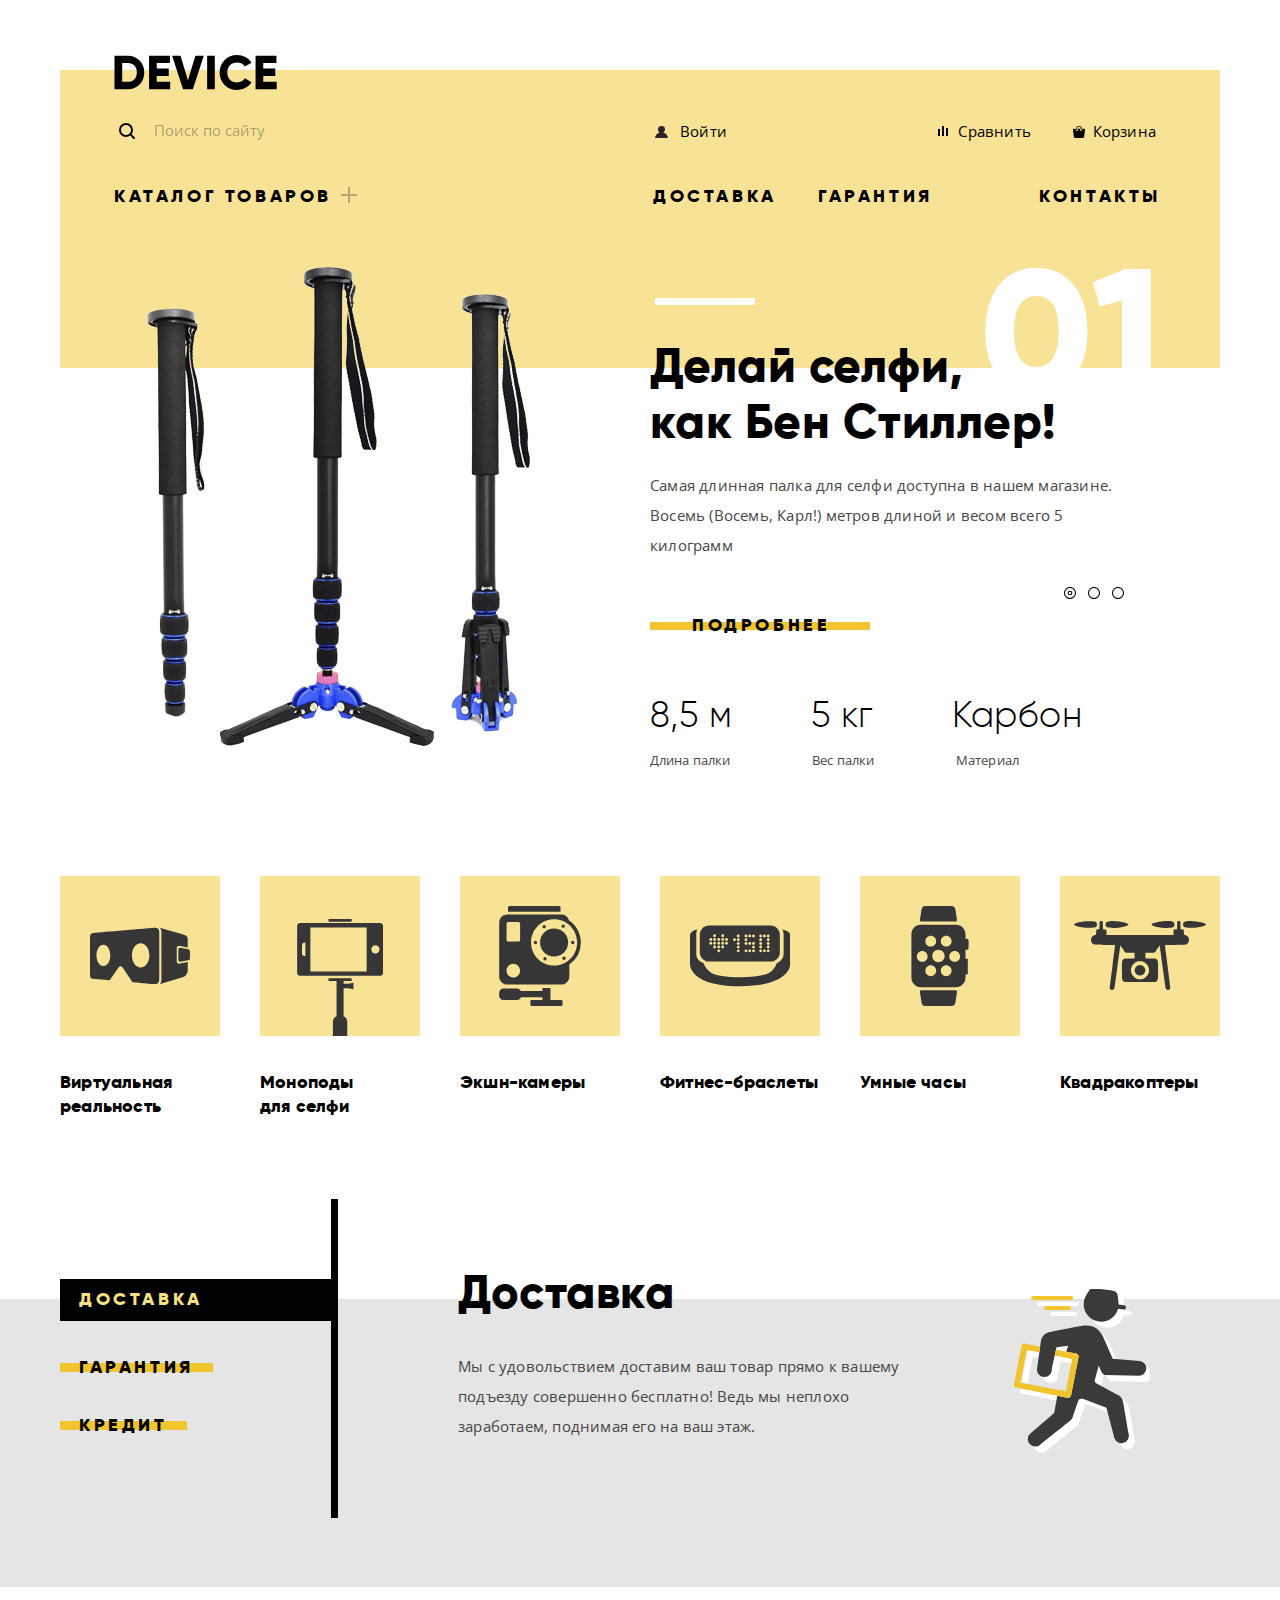
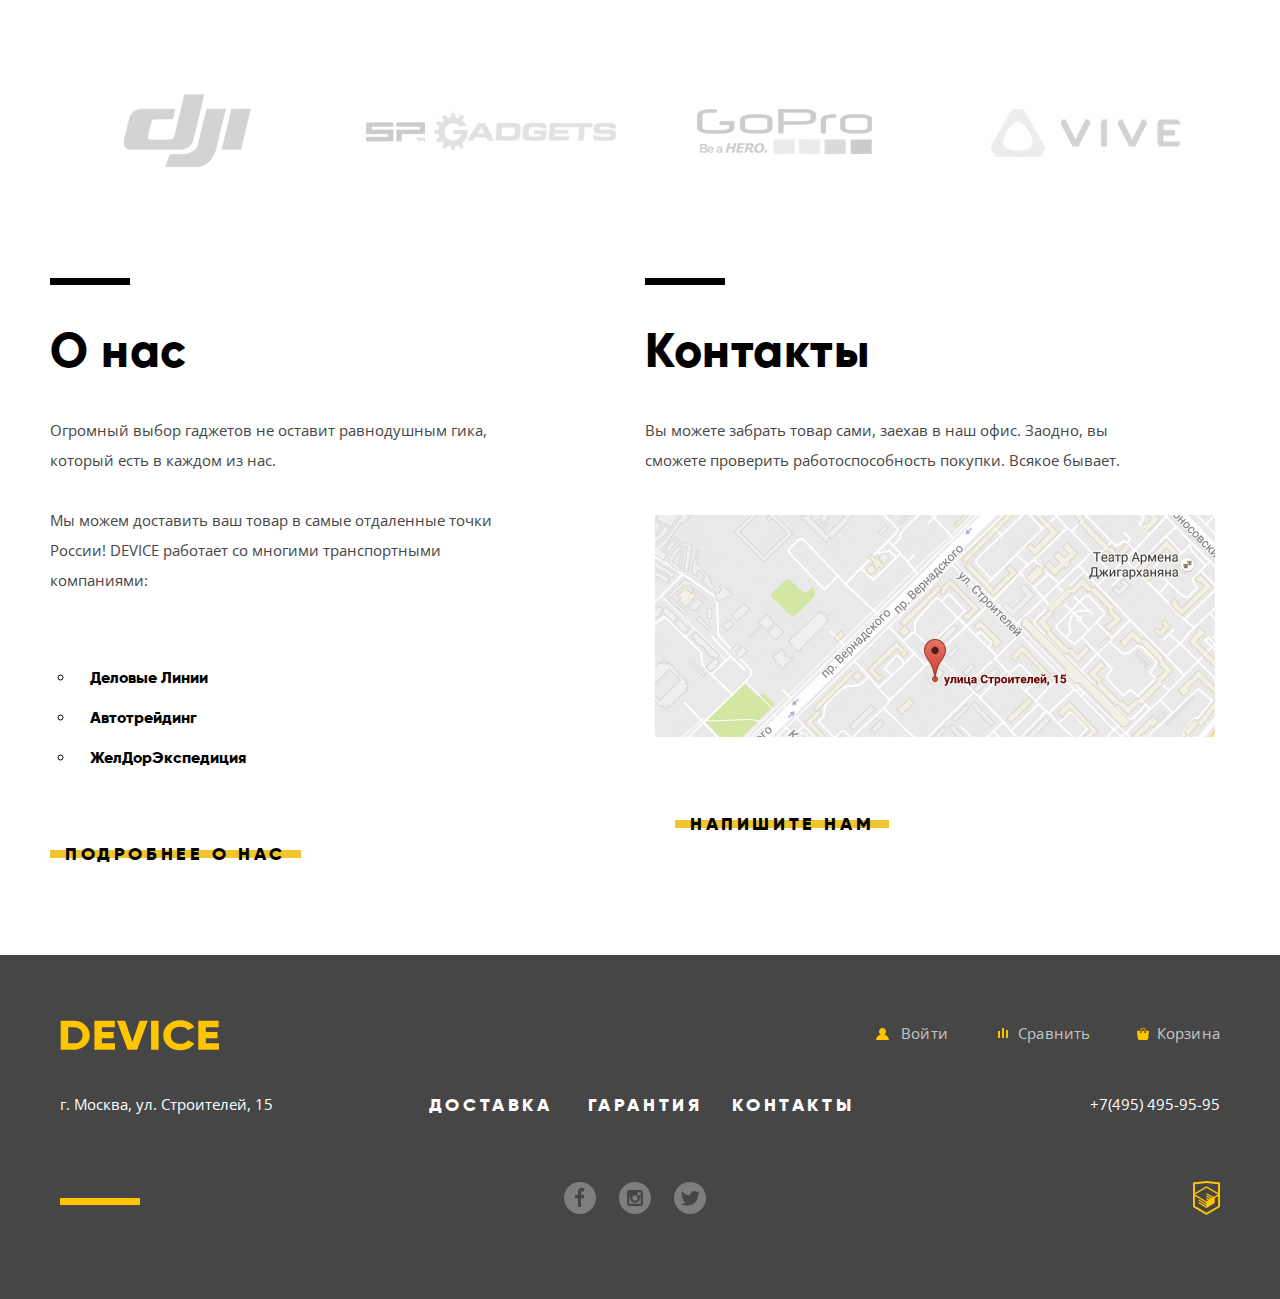
<file: index.html>
<!DOCTYPE html>
<html lang="ru">
  <head>
    <meta charset="utf-8" />
    <title>DEVICE</title>
    <link rel="stylesheet" href="./css/normalize.css" />
    <link rel="stylesheet" href="css/styles.min.css" />
    <link
      href="https://fonts.googleapis.com/css?family=Open+Sans:300&amp;subset=cyrillic"
      rel="stylesheet"
    />
  </head>

  <body>
    <header class="main-header-1">
      <nav class="header-navigation">
        <a class="main-header-logo">
          <img
            src="img/logo.svg"
            alt="Логотип магазина Device"
            width="163"
            height="36"
          />
        </a>
        <div class="user-navigation">
          <div class="user-navigation-search">
            <form action="https://echo.htmlacademy.ru" method="get">
              <label for="header-search" class="header-search-label"></label>
              <input
                id="header-search"
                class="header-search"
                name="search"
                type="search"
                value="Поиск по сайту"
                autocomplete="off"
              />
              <button class="header-search-button" type="submit">найти</button>
            </form>
          </div>
          <ul class="user-navigation-list">
            <li class="user-navigation-link">
              <a href="#" class="user-profile login-index">Войти</a>
            </li>
            <li class="user-navigation-link">
              <a href="#" class="user-navigation-compare comapre-index"
                >Сравнить</a
              >
            </li>
            <li class="user-navigation-link">
              <a href="#" class="user-navigation-cart">Корзина</a>
            </li>
          </ul>
        </div>
        <div class="pre-catalog-wrap">
          <div class="items-catalog-wrap">
            <input
              class="items-full-catalog visually-hidden"
              id="full-catalog"
              name="header-catalog"
              type="checkbox"
            />
            <label for="full-catalog">Каталог товаров</label>
            <div class="products-navigation-wrap">
              <ul class="products-navigation">
                <li><a href="#">Виртуальная реальность</a></li>
                <li><a href="catalog.html">Моноподы для селфи</a></li>
                <li><a href="#">Экшн-камеры</a></li>
                <li><a href="#">Фитнес-браслеты</a></li>
                <li><a href="#">Умные часы</a></li>
                <li><a href="#">Квадракоптеры</a></li>
              </ul>
            </div>
          </div>
          <div class="services-navigation-wrap">
            <ul class="services-navigation">
              <li><a href="#">Доставка</a></li>
              <li><a href="#">Гарантия</a></li>
              <li><a href="#">Контакты</a></li>
            </ul>
          </div>
        </div>
      </nav>
    </header>

    <main class="container">
      <h1 class="visually-hidden">Магазин техники Device</h1>
      <section class="slider">
        <h2 class="visually-hidden">Лучшие предложения</h2>
        <ul class="slides-switches">
          <li class="slide-radio">
            <button class="slides-btn current"></button>
          </li>
          <li class="slide-radio"><button class="slides-btn"></button></li>
          <li class="slide-radio"><button class="slides-btn"></button></li>
        </ul>
        <ul class="featured-slides">
          <li class="slide current">
            <div class="slider-image-wrap">
              <img
                class="slider-image"
                width="384"
                height="486"
                src="img/slider-1.png"
                alt="Палка для селфи"
              />
            </div>
            <div class="featured-description">
              <p class="featured-header-1">Делай селфи, как Бен Стиллер!</p>
              <p class="featured-description-1">
                Самая длинная палка для селфи доступна в нашем магазине. Восемь
                (Восемь, Карл!) метров длиной и весом всего 5 килограмм
              </p>
              <div class="button-radio-wrap">
                <a class="device-button device-button-220" href="catalog.html"
                  >Подробнее</a
                >
              </div>
              <div class="table-wrap">
                <ul class="featured-advances-top">
                  <li>Длина палки</li>
                  <li>Вес палки</li>
                  <li>Материал</li>
                </ul>
                <ul class="featured-advances-bottom">
                  <li>8,5 м</li>
                  <li>5 кг</li>
                  <li>Карбон</li>
                </ul>
              </div>
            </div>
          </li>
          <li class="slide">
            <div class="slider-image-wrap">
              <img
                class="slider-image"
                height="485"
                width="345"
                src="img/slider-2.png"
                alt="Фитнес часы"
              />
            </div>
            <div class="featured-description">
              <p class="featured-header-2">Худеем правильно!</p>
              <p class="featured-description-2">
                Мотивирующие фитнес-браслеты помогут найти в себе силы не
                пропускать занятия и соблюдать диету.
              </p>
              <div class="button-radio-wrap">
                <a class="device-button device-button-220" href="#"
                  >Подробнее</a
                >
              </div>
              <div class="table-wrap">
                <ul class="featured-advances-top">
                  <li>Без поддержки</li>
                </ul>
                <ul class="featured-advances-bottom">
                  <li>48 часов</li>
                </ul>
              </div>
            </div>
          </li>
          <li class="slide">
            <div class="slider-image-wrap">
              <img
                class="slider-image"
                src="img/slider-3.png"
                height="334"
                width="526"
                alt="Квадракоптер"
              />
            </div>
            <div class="featured-description">
              <p class="featured-header-3">
                Порхает как бабочка, жалит как пчела!
              </p>
              <p class="featured-description-3">
                Этот обычный, на первый взгляд, квадрокоптер оснащен мощным
                лазером, замаскированным под обычную камеру.
              </p>
              <div class="button-radio-wrap">
                <a class="device-button device-button-220" href="#"
                  >Подробнее</a
                >
              </div>
              <div class="table-wrap">
                <ul class="featured-advances-top">
                  <li class="featured-advances-top-flight">Дальность полета</li>
                  <li>Радиус поражения</li>
                </ul>
                <ul class="featured-advances-bottom">
                  <li>800 м</li>
                  <li>50 м</li>
                </ul>
              </div>
            </div>
          </li>
        </ul>
      </section>

      <section class="featured-categories">
        <h2 class="visually-hidden">Каталог</h2>
        <ul class="categories-list">
          <li class="categores-list-features">
            <a href="#">
              <div class="image-wrap">
                <img
                  class="categores-list-image categores-image-size"
                  src="img/popular-1.svg"
                  width="160"
                  height="160"
                  alt="Шлем виртуальной реальности"
                />
              </div>
              <span class="categories-list-feature"
                >Виртуальная реальность</span
              >
            </a>
          </li>
          <li class="categores-list-features">
            <a href="catalog.html">
              <div class="image-wrap">
                <img
                  class="categores-list-image categores-selfie-stick"
                  src="img/popular-2.svg"
                  width="160"
                  height="160"
                  alt="Монопод для селфи"
                />
              </div>
              <span class="categories-list-feature monopod-feature"
                >Моноподы для селфи</span
              >
            </a>
          </li>
          <li class="categores-list-features">
            <a href="#">
              <div class="image-wrap">
                <img
                  class="categores-list-image categores-image-size"
                  src="img/popular-3.svg"
                  width="160"
                  height="160"
                  alt="Экшн-камера"
                />
              </div>
              <span class="categories-list-feature">Экшн-камеры</span>
            </a>
          </li>
          <li class="categores-list-features">
            <a href="#">
              <div class="image-wrap">
                <img
                  class="categores-list-image categores-image-size"
                  src="img/popular-4.svg"
                  width="160"
                  height="160"
                  alt="Фитнес-браслет"
                />
              </div>
              <span class="categories-list-feature">Фитнес-браслеты</span>
            </a>
          </li>
          <li class="categores-list-features">
            <a href="#">
              <div class="image-wrap">
                <img
                  class="categores-list-image categores-image-size"
                  src="img/popular-5.svg"
                  width="160"
                  height="160"
                  alt="Умные часы"
                />
              </div>
              <span class="categories-list-feature">Умные часы</span>
            </a>
          </li>
          <li class="categores-list-features">
            <a href="#">
              <div class="image-wrap">
                <img
                  class="categores-list-image categores-quadrocopter"
                  src="img/popular-6.svg"
                  width="160"
                  height="160"
                  alt="Квадракоптер"
                />
              </div>
              <span class="categories-list-feature">Квадракоптеры</span>
            </a>
          </li>
        </ul>
      </section>

      <section class="services-information">
        <div class="services-information-wrap">
          <h2 class="visually-hidden">Сервисы</h2>
          <ul class="services-features">
            <li class="services-features-slide">
              <button class="device-button-advances advances-current">
                Доставка
              </button>
            </li>
            <li class="services-features-slide">
              <button class="device-button-advances">Гарантия</button>
            </li>
            <li class="services-features-slide">
              <button class="device-button-advances">Кредит</button>
            </li>
          </ul>
          <ul class="services-description">
            <li class="services-description-slide advances-current">
              <h2>Доставка</h2>
              <p>
                Мы с удовольствием доставим ваш товар прямо к вашему подъезду
                совершенно бесплатно! Ведь мы неплохо заработаем, поднимая его
                на ваш этаж.
              </p>
            </li>
            <li class="services-description-slide">
              <h2>Гарантия</h2>
              <p>
                Если из-за возгорания купленного у нас товара у вас сгорит дом -
                не переживайте, мы выдадим вам новый. <br />Товар, не дом,
                конечно же.
              </p>
            </li>
            <li class="services-description-slide">
              <h2>Кредит</h2>
              <p>
                Залезть в долговую яму стало проще! Кредитные консультанты
                подберут для вас наиболее выгодные условия кредита. Выгодные для
                нашего банка, разумеется.
              </p>
            </li>
          </ul>
        </div>
      </section>

      <section class="featured-companies">
        <h2 class="visually-hidden">Бренды, представленные в магазине</h2>
        <ul class="companies-list">
          <li>
            <a href="#"
              ><img
                src="img/logo-1.png"
                width="260"
                height="100"
                alt="Перейти в каталог бренда DJI"
            /></a>
          </li>

          <li>
            <a href="#"
              ><img
                src="img/logo-2.png"
                width="260"
                height="100"
                alt="Перейти в каталог бренда SP ADJETS"
            /></a>
          </li>
          <li>
            <a href="#"
              ><img
                src="img/logo-3.png"
                width="260"
                height="100"
                alt="Перейти в каталог бренда GOPRO"
            /></a>
          </li>

          <li>
            <a href="#"
              ><img
                src="img/logo-4.png"
                width="260"
                height="100"
                alt="Перейти в каталог бренда VIVE"
            /></a>
          </li>
        </ul>
      </section>
      <div class="about-us-contacts-container">
        <section class="about-us">
          <h2>О нас</h2>
          <p>
            Огромный выбор гаджетов не оставит равнодушным гика, который есть в
            каждом из нас.
          </p>
          <p>
            Мы можем доставить ваш товар в самые отдаленные точки России! DEVICE
            работает со многими транспортными компаниями:
          </p>
          <ul
            class="shipping-companies"
            aria-label="Транспортные компании Device"
          >
            <li>Деловые Линии</li>
            <li>Автотрейдинг</li>
            <li>ЖелДорЭкспедиция</li>
          </ul>
          <a class="device-button device-button-260" href="#"
            >Подробнее о нас</a
          >
        </section>

        <section class="contacts">
          <h2>Контакты</h2>
          <p>
            Вы можете забрать товар сами, заехав в наш офис. Заодно, вы сможете
            проверить работоспособность покупки. Всякое бывает.
          </p>
          <a
            class="contacts-img-link"
            href="https://www.google.ru/maps/place/Ulitsa+Stroiteley,+15,+Moskva,+119311/data=!4m2!3m1!1s0x46b54cf65f5c8955:0x694710ccd55501e?ved=2ahUKEwin4ZWHjvffAhUFjSwKHYOEDzoQ8gEwAHoECAEQAQ"
          >
            <img
              src="img/map-jpg.jpg"
              class="image-in-modal"
              width="560"
              height="222"
              alt="Офис компании по адресу г. Москва, ул. Строителей дом 15"
            />
          </a>
          <a
            class="device-button device-button-260"
            id="modal-contaxt-us-button"
            href="form.html"
            >Напишите нам</a
          >
        </section>
      </div>
    </main>

    <footer class="main-footer">
      <div class="footer-container">
        <div class="footer-navigation footer-nav-index">
          <a class="footer-navigation-logo" href="#"
            ><img
              class="footer-navigation-logo-1"
              src="img/logo-4.svg"
              width="164"
              height="36"
              alt="Логотип магазина Device"
          /></a>
          <ul class="footer-user-nav">
            <li><a href="#" class="footer-user-login">Войти</a></li>
            <li>
              <a href="#" class="footer-user-navigation-compare">Сравнить</a>
            </li>
            <li><a href="#" class="footer-user-navigation-cart">Корзина</a></li>
          </ul>
        </div>
        <div class="footer-website-nav">
          <p>г. Москва, ул. Строителей, 15</p>
          <div class="footer-advantages">
            <ul class="footer-website-nav footer-contacts">
              <li><a href="#">Доставка</a></li>
              <li><a href="#">Гарантия</a></li>
              <li><a href="#">Контакты</a></li>
            </ul>
          </div>
          <p>+7(495) 495-95-95</p>
        </div>

        <div class="footer-social">
          <div class="footer-social-border"></div>
          <ul class="social-buttons">
            <li>
              <a class="social-button-1" href="#"
                ><span class="visually-hidden">Facebook</span></a
              >
            </li>
            <li>
              <a class="social-button-2" href="#"
                ><span class="visually-hidden">Instagram</span></a
              >
            </li>
            <li>
              <a class="social-button-3" href="#"
                ><span class="visually-hidden">Twitter</span></a
              >
            </li>
          </ul>
          <a
            class="project-link"
            href="https://htmlacademy.ru/intensive/htmlcss"
            ><span class="visually-hidden">HTML Academy</span></a
          >
        </div>
      </div>
    </footer>

    <section class="modal-feedback hidden">
      <div class="modal-feedback-content">
        <h2 class="visually-hidden">Обратная связь</h2>
        <form
          class="feedback-form"
          method="get"
          action="https://echo.htmlacademy.ru"
        >
          <div class="name-email-feedback">
            <div class="name-feedback">
              <label class="feedback-label" for="name">Ваше имя:</label>
              <input
                maxlength="100"
                type="text"
                id="name"
                name="name"
                placeholder="Имя Фамилия"
              />
            </div>
            <div class="email-feedback">
              <label class="feedback-label" for="email">Ваш e-mail:</label>
              <input
                type="email"
                id="email"
                name="email"
                placeholder="email@example.com"
                maxlength="100"
              />
            </div>
          </div>
          <div class="textarea-feedback">
            <label class="feedback-label" for="input-text">Текст письма:</label>
            <textarea
              maxlength="500"
              class="textarea-feedback-label"
              name="input-text"
              id="input-text"
              cols="30"
              rows="10"
            >
В свободной форме</textarea
            >
          </div>
          <button type="submit" class="device-button device-button-200">
            Отправить
          </button>
          <button type="button" class="modal-close">
            <span class="visually-hidden">Закрыть</span>
          </button>
        </form>
      </div>
    </section>
    <section class="modal-map hidden">
      <h2 class="visually-hidden">Где мы находимся</h2>
      <div id="map" class="modal-map-image">
        <iframe
          src="https://www.google.com/maps/embed?pb=!1m18!1m12!1m3!1d3782.482165223512!2d37.52813139297608!3d55.687642925012305!2m3!1f0!2f0!3f0!3m2!1i1024!2i768!4f13.1!3m3!1m2!1s0x46b54cf65f5c8955%3A0x694710ccd55501e!2z0YPQuy4g0KHRgtGA0L7QuNGC0LXQu9C10LksIDE1LCDQnNC-0YHQutCy0LAsIDExOTMxMQ!5e0!3m2!1sru!2sru!4v1504602285796"
          width="960"
          height="559"
        >
        </iframe>

        <button type="button" class="modal-map-close">
          <span class="visually-hidden">Закрыть</span>
        </button>
      </div>
    </section>

    <script src="./js/index.min.js"></script>
  </body>
</html>
</file>
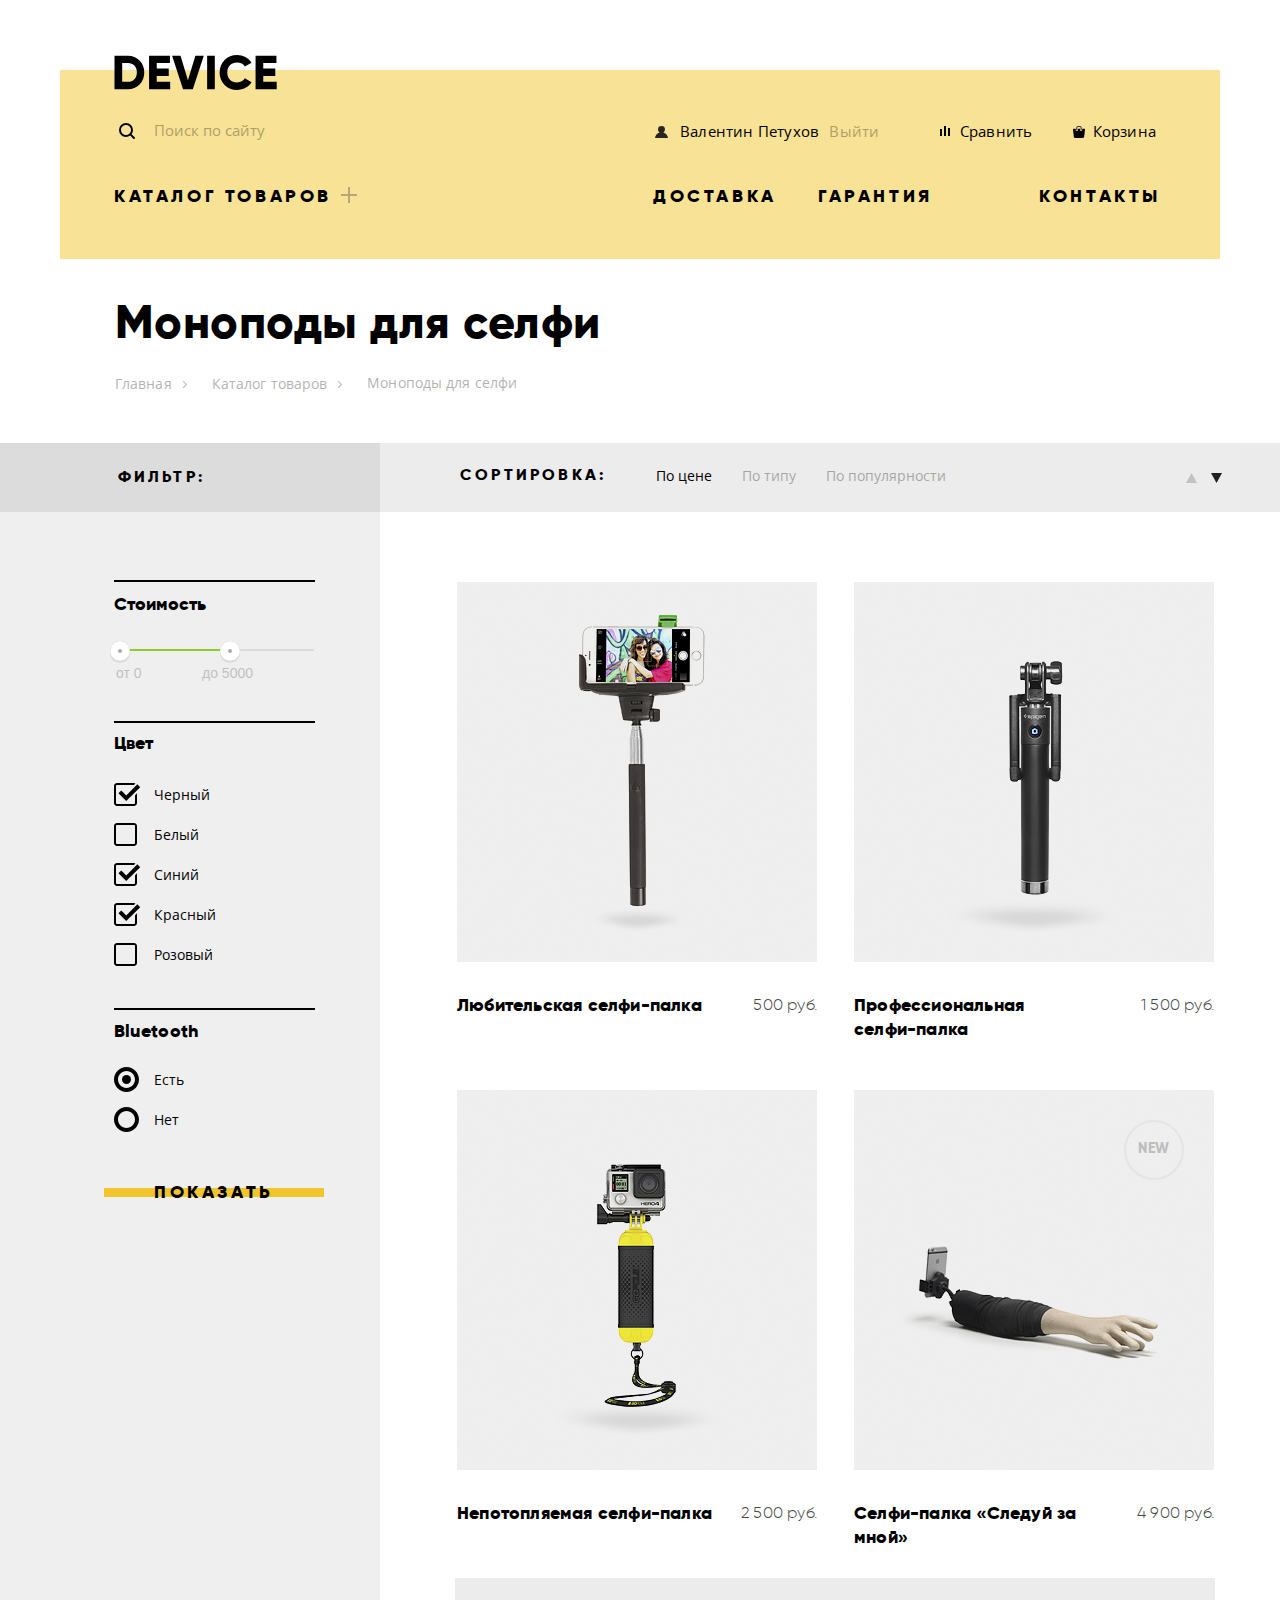
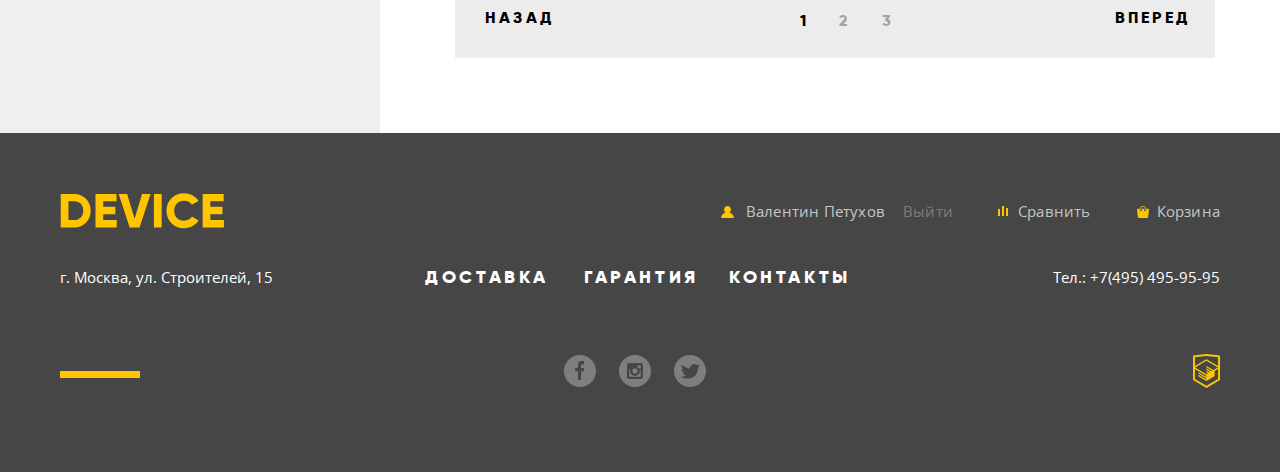
<file: catalog.html>
<!DOCTYPE html>

<html lang="ru">

<head>
    <meta charset="UTF-8">
    <title>DEVICE</title>
    <link rel="stylesheet" href="./css/normalize.css">
    <link rel="stylesheet" href="css/styles.min.css">
    <link href="https://fonts.googleapis.com/css?family=Open+Sans:300&amp;subset=cyrillic" rel="stylesheet">

</head>

<body>
    <header class="main-header-2">
        <nav class="header-navigation">
            <a href="index.html" class="main-header-logo">
                <img src="img/logo.svg" alt="Логотип магазина Device" width="163" height="36">
            </a>
            <div class="user-navigation">
                <div class="user-navigation-search">
                    <form action="https://echo.htmlacademy.ru" method="get">
                        <label for="header-search" class="header-search-label"></label>
                        <input id="header-search" class="header-search" name="search" type="search" value="Поиск по сайту" autocomplete="off">
                        <button class="header-search-button" type="submit">найти</button>
                    </form>
                </div>
                <ul class="user-navigation-list">
                    <li class="user-navigation-link catalog-user-profile"><a href="#" class="user-profile">Валентин Петухов</a></li>
                    <li class="user-navigation-link header-logout-link"><a href="#">Выйти</a></li>
                    <li class="user-navigation-link catalog-compare"><a href="#" class="user-navigation-compare">Сравнить</a></li>
                    <li class="user-navigation-link"><a href="#" class="user-navigation-cart">Корзина</a></li>
                </ul>
            </div>
            <div class="pre-catalog-wrap">
                <div class="items-catalog-wrap">
                    <input class="items-full-catalog visually-hidden" id="full-catalog" name="header-catalog" type="checkbox">
                    <label for="full-catalog">Каталог товаров</label>
                    <div class="products-navigation-wrap">
                        <ul class="products-navigation">
                            <li><a href="#">Виртуальная реальность</a></li>
                            <li><a href="catalog.html">Моноподы для селфи</a></li>
                            <li><a href="#">Экшн-камеры</a></li>
                            <li><a href="#">Фитнес-браслеты</a></li>
                            <li><a href="#">Умные часы</a></li>
                            <li><a href="#">Квадракоптеры</a></li>
                        </ul>
                    </div>
                </div>
                <div class="services-navigation-wrap">
                    <ul class="services-navigation">
                        <li><a href="#">Доставка</a></li>
                        <li><a href="#">Гарантия</a></li>
                        <li><a href="#">Контакты</a></li>
                    </ul>
                </div>
            </div>
        </nav>
    </header>
    <main class="main-wrap">
        <h1 class="page-title-heading">Моноподы для селфи</h1>
        <ul class="breadcrumbs" aria-label="Навигация по сайту">
            <li>
                <h2 class="visually-hidden">Поиск по сайту</h2>
            </li>
            <li class="breadcrumbs-step nav-arr-1" aria-label="Вернуться на Главную страницу"><a href="index.html">Главная</a></li>
            <li class="breadcrumbs-step nav-arr-2" aria-label="Вернуться в каталог товаров"><a href="catalog.html">Каталог товаров</a></li>
            <li class="breadcrumbs-last" aria-label="Сейчас вы на странице Моноподы для селфи">Моноподы для селфи</li>
        </ul>
        <div class="sorting-wrapper">
            <section class="sorting">
                <div class="filter-wrap">
                    <div class="filter-header-wrap">
                        <h2>Фильтр: </h2>
                    </div>

                </div>
                <div class="sorting-wrap">
                    <h2>Сортировка:</h2>
                    <ul class="sorting-navigation">
                        <li><a class="sorting-nav-button active" href="#">По цене</a></li>
                        <li><a class="sorting-nav-button" href="#">По типу</a></li>
                        <li><a class="sorting-nav-button" href="#">По популярности</a></li>
                    </ul>
                    <ul class="top-bottom-pagination">
                        <li><a href="#" class="top-pagination"><span class="visually-hidden">Вверх</span></a></li>
                        <li><a href="#" class="bottom-pagination active"><span class="visually-hidden">Вниз</span></a></li>
                    </ul>
                </div>
            </section>
        </div>
        <div class="main-container">
            <div class="main-container-wrap">
                <form class="filter" method="get" action="https://echo.htmlacademy.ru">
                    <h2 class="visually-hidden">Фильтровать товары</h2>
                    <div class="filter-range-wrap">
                        <p>Стоимость</p>
                        <div class="filter-range"></div>
                        <button type="button" class="filter-buttons buttons-from">
                        <span>От 0</span>
                    </button>
                        <button type="button" class="filter-buttons buttons-to">
                        <span>До 5000</span>
                    </button>
                    </div>
                    <fieldset class="filter-color">
                        <legend>Цвет</legend>
                        <ul class="filter-list">
                            <li class="filter-list-choice">
                                <input type="checkbox" id="black" checked name="Black" class="visually-hidden">
                                <label class="filter-color-choice" for="black">Черный</label>
                            </li>
                            <li class="filter-list-choice">
                                <input type="checkbox" id="white" name="White" class="visually-hidden">
                                <label class="filter-color-choice" for="white">Белый</label>

                            </li>
                            <li class="filter-list-choice">
                                <input type="checkbox" id="blue" checked name="Blue" class="visually-hidden">
                                <label class="filter-color-choice" for="blue">Синий</label>

                            </li>
                            <li class="filter-list-choice">
                                <input type="checkbox" id="red" checked name="Red" class="visually-hidden">
                                <label class="filter-color-choice" for="red">Красный</label>

                            </li>
                            <li class="filter-list-choice">
                                <input type="checkbox" id="pink" name="Pink" class="visually-hidden">
                                <label class="filter-color-choice" for="pink">Розовый</label>

                            </li>
                        </ul>
                    </fieldset>
                    <fieldset class="fieldset-bluetooth">
                        <legend>Bluetooth</legend>
                        <ul class="filter-list">
                            <li class="filter-list-choice">
                                <input type="radio" name="bluetooth-presense" id="yes" value="Yes" class="visually-hidden" checked>
                                <label class="filter-list-presence" for="yes">Есть</label>

                            </li>
                            <li class="filter-list-choice">
                                <input type="radio" name="bluetooth-presense" id="no" value="No" class="visually-hidden">
                                <label class="filter-list-presence" for="no">Нет</label>

                            </li>
                        </ul>
                    </fieldset>
                    <button class="device-button device-button-220" type="submit">Показать</button>
                </form>
                <div class="catalog-filling-wrap">
                    <section class="catalog">
                        <h2 class="visually-hidden">Список селфи-палок</h2>
                        <ul class="catalog-list">
                            <li class="catalog-item">
                                <img src="img/item-1.png" width="360" height="380" alt="Любительская селфи-палка" class="catalog-image">
                                <div class="catalog-buttons">
                                    <a href="#" class="device-button device-button-200">В корзину</a>
                                    <a href="#" class="add-to-comparison">Добавить к сравнению</a>
                                </div>
                                <div class="catalog-desc-wrap">
                                    <a href="catalog-item.html">
                                        <h3 class="catalog-item-header">Любительская селфи-палка</h3>
                                    </a>
                                    <span>500 руб.</span>
                                </div>

                            </li>
                            <li class="catalog-item">
                                <img src="img/item-2.png" width="360" height="380" alt="Профессиональная селфи-палка">
                                <div class="catalog-buttons">
                                    <a href="#" class="device-button device-button-200">В корзину</a>
                                    <a href="#" class="add-to-comparison">Добавить к сравнению</a>
                                </div>
                                <div class="catalog-desc-wrap catalog-item-2">
                                    <a href="catalog-item.html">
                                        <h3 class="catalog-item-header">Профессиональная селфи-палка</h3>
                                    </a>
                                    <span>1 500 руб.</span>
                                </div>
                            </li>
                            <li class="catalog-item">
                                <img src="img/item-3.png" width="360" height="380" alt="Непотопляемая селфи-палка">
                                <div class="catalog-buttons">
                                    <a href="#" class="device-button device-button-200">В корзину</a>
                                    <a href="#" class="add-to-comparison">Добавить к сравнению</a>
                                </div>
                                <div class="catalog-desc-wrap">
                                    <a href="catalog-item.html">
                                        <h3 class="catalog-item-header">Непотопляемая селфи-палка</h3>
                                    </a>
                                    <span>2 500 руб.</span>
                                </div>

                            </li>
                            <li class="catalog-item">
                                <div class="catalog-item-new">
                                    <span class="catalog-item-new-word">NEW</span>
                                    <span class="visually-hidden">Этот товар новый</span>
                                </div>
                                <img src="img/item-4.png" width="360" height="380" alt="Селфи-палка 'Следуй за мной'">

                                <div class="catalog-buttons">
                                    <a href="#" class="device-button device-button-200">В корзину</a>
                                    <a href="#" class="add-to-comparison">Добавить к сравнению</a>
                                </div>
                                <div class="catalog-desc-wrap catalog-item-4">
                                    <a href="catalog-item.html">
                                        <h3 class="catalog-item-header">Селфи-палка «Следуй за мной»</h3>
                                    </a>
                                    <span>4 900 руб.</span>
                                </div>
                            </li>

                        </ul>
                        <div class="pagination">
                            <h2 class="visually-hidden">Перейти к страницам</h2>
                            <ul class="pagination-list">
                                <li class="pagination-direction pagination-back"><a href="#">Назад</a></li>
                                <li class="pagination-item pagination-item-current"><a href="#">1</a></li>
                                <li class="pagination-item"><a href="#">2</a></li>
                                <li class="pagination-item"><a href="#">3</a></li>
                                <li class="pagination-direction pagination-forward"><a href="#">Вперед</a></li>
                            </ul>
                        </div>
                    </section>


                </div>
            </div>
        </div>
    </main>
    <footer class="main-footer">
        <div class="footer-container">
            <div class="footer-navigation">
                <a class="footer-navigation-logo" href="#"><img class="footer-navigation-logo" src="img/logo-4.svg" width="164" height="36" alt="Логотип магазина Device"></a>
                <ul class="footer-user-nav">
                    <li><a class="logged footer-user-profile">Валентин Петухов</a></li>
                    <li class="logout-link"><a href="#">Выйти</a></li>
                    <li><a href="#" class="footer-user-navigation-compare">Сравнить</a></li>
                    <li><a href="#" class="footer-user-navigation-cart">Корзина</a></li>
                </ul>
            </div>
            <div class="footer-website-nav">
                <p>г. Москва, ул. Строителей, 15</p>
                <div class="footer-advantages footer-advantages-catalog">
                    <ul class="footer-contacts">
                        <li><a href="#">Доставка</a></li>
                        <li><a href="#">Гарантия</a></li>
                        <li><a href="#">Контакты</a></li>
                    </ul>
                </div>
                <p>Тел.: +7(495) 495-95-95</p>
            </div>

            <div class="footer-social">
                <div class="footer-social-border"></div>
                <ul class="social-buttons">
                    <li><a class="social-button-1" href="#"><span class="visually-hidden">Facebook</span></a></li>
                    <li><a class="social-button-2" href="#"><span class="visually-hidden">Instagram</span></a></li>
                    <li><a class="social-button-3" href="#"><span class="visually-hidden">Twitter</span></a></li>
                </ul>
                <a class="project-link" href="https://htmlacademy.ru/intensive/htmlcss"><span class="visually-hidden">HTML Academy</span></a>
            </div>
        </div>
    </footer>
    <script src="./js/index.min.js"></script>
</body>

</html>
</file>
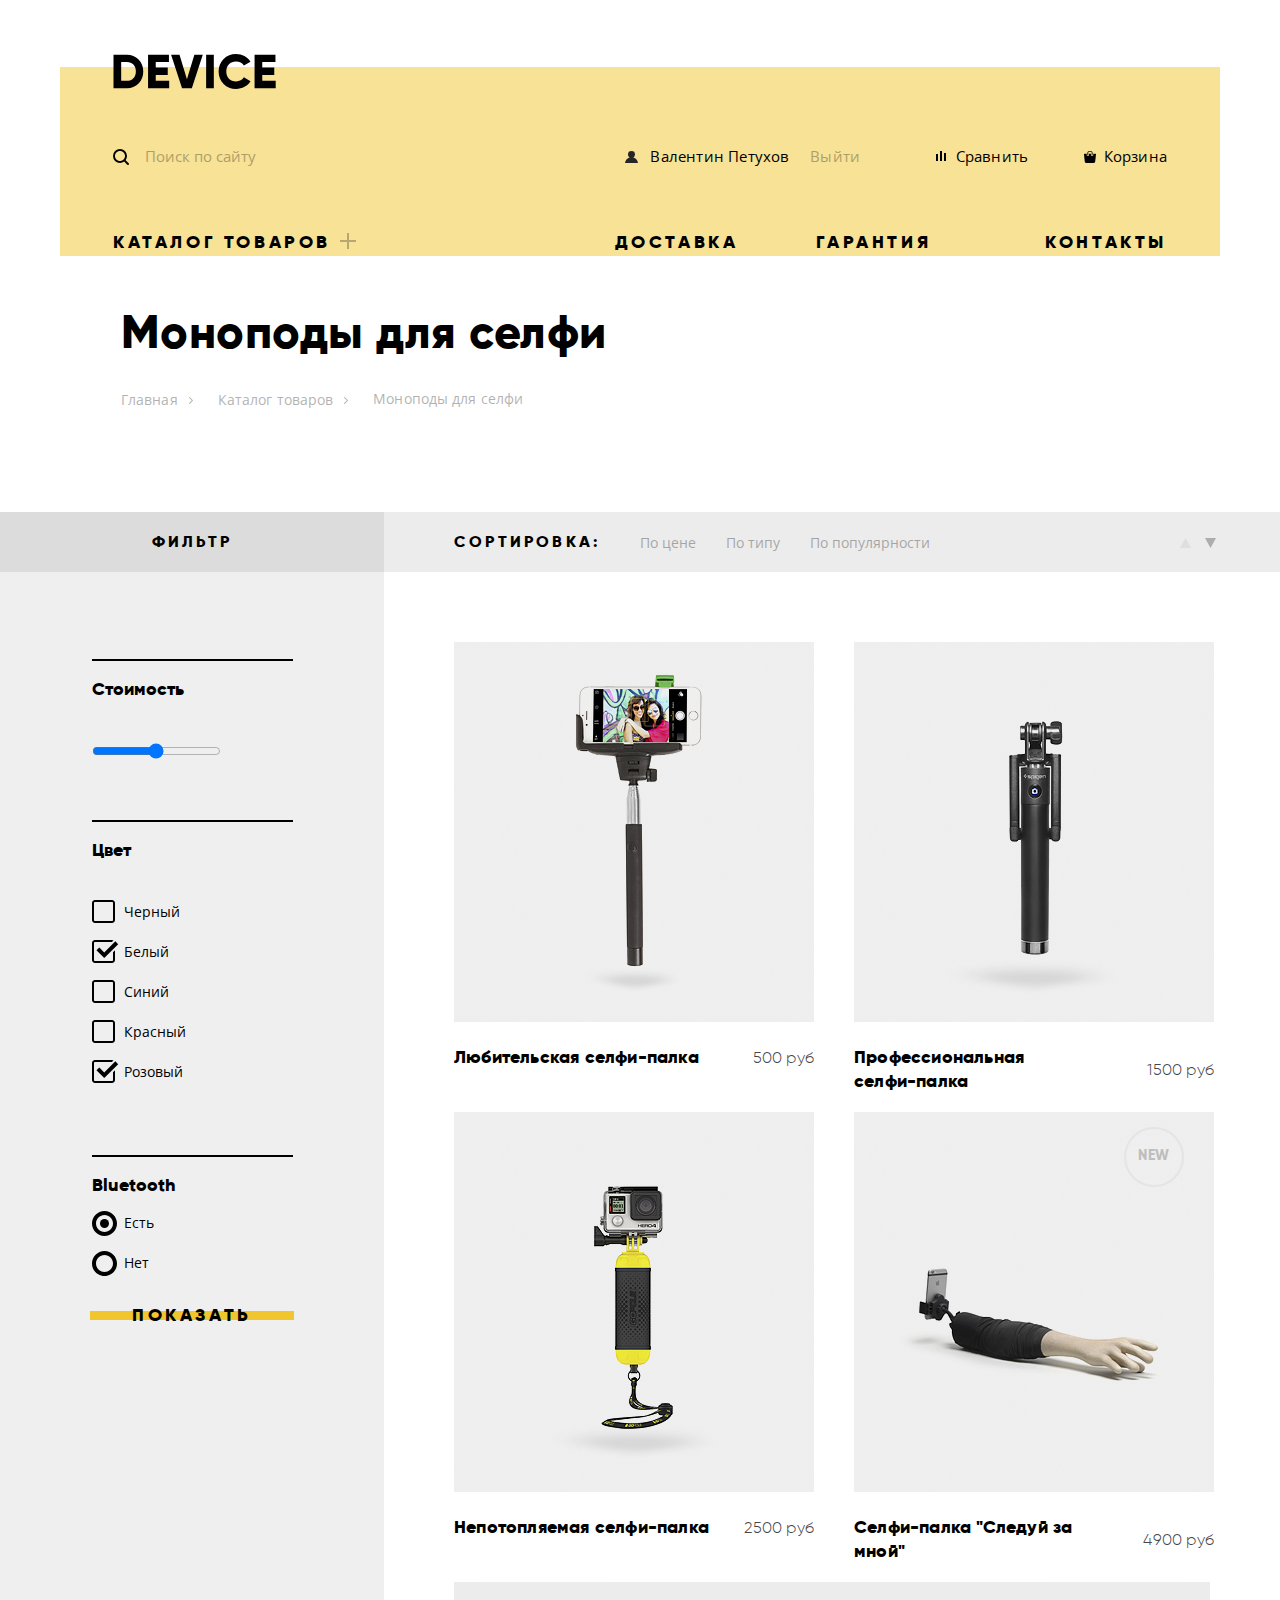
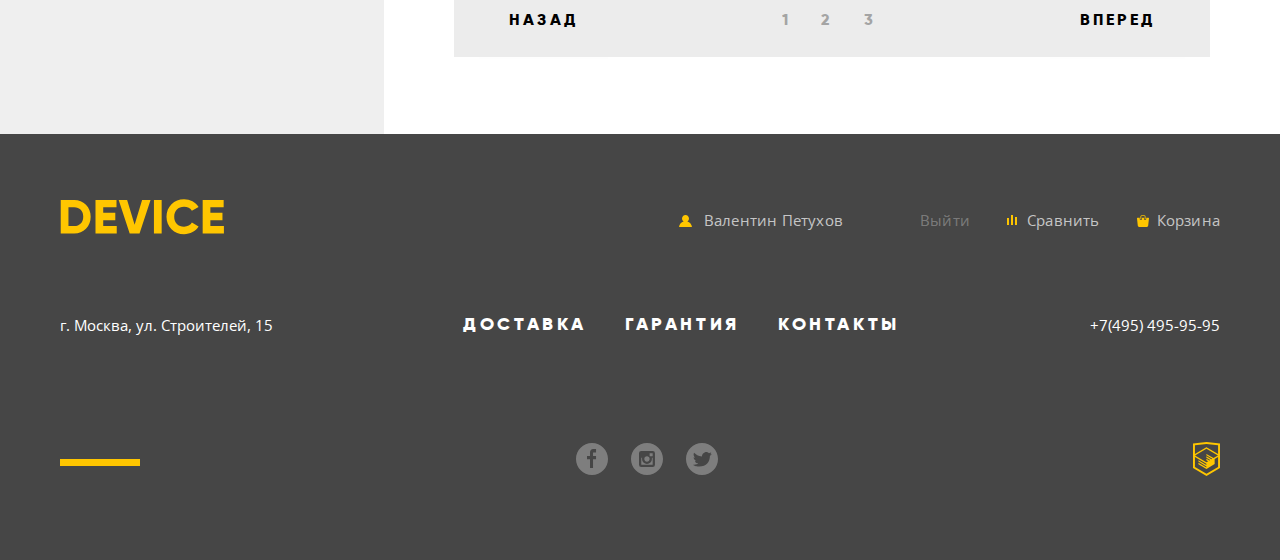
<file: catalog_selfie_stick.html>
<!DOCTYPE html>
<html lang="ru">

<head>
    <meta charset="UTF-8">
    <title>DEVICE</title>
    <link rel="stylesheet" href="./normalize.css">
    <link href="https://fonts.googleapis.com/css?family=Open+Sans:300&amp;subset=cyrillic" rel="stylesheet">
    <link rel="stylesheet" href="./style.css">
</head>

<body>
    <header class="main-header-2">
        <nav class="header-navigation">
            <a href="index.html" class="main-header-logo">
                <img src="img/logo.svg" alt="Логотип магазина Device" width="163" height="36">
            </a>
            <div class="user-navigation">
                <div class="user-navigation-search">
                    <form action="get">
                        <label for="header-search" class="header-search">
                            <input id="header-search" type="search" value="Поиск по сайту"></label>
                    </form>
                </div>
                <ul class="user-navigation-list">
                    <li class="user-navigation-link"><a href="#" class="user-profile">Валентин Петухов</a></li>
                    <li class="user-navigation-link header-logout-link"><a href="#">Выйти</a></li>
                    <li class="user-navigation-link"><a href="#" class="user-navigation-compare">Сравнить</a></li>
                    <li class="user-navigation-link"><a href="#" class="user-navigation-cart">Корзина</a></li>
                </ul>
            </div>
            <div class="pre-catalog-wrap">
                <div class="items-catalog-wrap">
                    <label for="full-catalog">Каталог товаров</label>
                    <input id="full-catalog" name="header-catalog" type="checkbox">
                    </input>
                    <div class="products-navigation-wrap">
                        <ul class="products-navigation">
                            <li><a href="#">Виртуальная реальность</a></li>
                            <li><a href="#">Моноподы для селфи</a></li>
                            <li><a href="#">Экшн-камеры</a></li>
                            <li><a href="#">Фитнес-браслеты</a></li>
                            <li><a href="#">Умные часы</a></li>
                            <li><a href="#">Квадракоптеры</a></li>
                        </ul>
                    </div>
                </div>
                <div class="services-navigation-wrap">
                    <ul class="services-navigation">
                        <li><a href="#">Доставка</a></li>
                        <li><a href="#">Гарантия</a></li>
                        <li><a href="#">Контакты</a></li>
                    </ul>
                </div>
            </div>
        </nav>
    </header>
    <main>
        <h1 class="page-title-heading">Моноподы для селфи</h1>
        <ul class="breadcrumbs" aria-label="Навигация по сайту">
            <li>
                <h2 class="visually-hidden">Поиск по сайту</h2>
            </li>
            <li class="breadcrumbs-step nav-arr-1" aria-label="Вернуться на Главную страницу"><a href="index.html">Главная</a></li>
            <li class="breadcrumbs-step nav-arr-2" aria-label="Вернуться в каталог товаров"><a href="catalog.html">Каталог товаров</a></li>
            <li class="breadcrumbs-last" aria-label="Сейчас вы на странице Моноподы для селфи">Моноподы для селфи</li>
        </ul>
        <!-- Форма -->
        <section class="sorting">
            <div class="filter-wrap">
                <div class="filter-header-wrap">
                    <h2>Фильтр</h2>
                </div>

            </div>
            <div class="sorting-wrap">
                <h2>Сортировка:</h2>
                <ul class="sorting-navigation">
                    <li><a class="sorting-nav-button" href="#">По цене</a></li>
                    <li><a class="sorting-nav-button" href="#">По типу</a></li>
                    <li><a class="sorting-nav-button" href="#">По популярности</a></li>
                </ul>
                <ul class="top-bottom-pagination">
                    <li><a href="#" class="top-pagination"><span class="visually-hidden">Вверх</span></a></li>
                    <li><a href="#" class="bottom-pagination"><span class="visually-hidden">Вниз</span></a></li>
                </ul>
            </div>
        </section>
        <div class="main-container">
            <form class="filter" method="get">
                <fieldset class="filter-price">
                    <legend>Стоимость</legend>
                    <input type="range" min="0" max="10000" name="price" id="price">
                </fieldset>
                <fieldset class="filter-color">
                    <legend>Цвет</legend>
                    <ul class="filter-list">
                        <li class="filter-list-choice">
                            <input type="checkbox" id="black" checked name="Black">
                            <label class="filter-color-choice" for="black">Черный</label>
                        </li>
                        <li class="filter-list-choice">
                            <input type="checkbox" id="white" name="White">
                            <label class="filter-color-choice" for="white">Белый</label>

                        </li>
                        <li class="filter-list-choice">
                            <input type="checkbox" id="blue" checked name="Blue">
                            <label class="filter-color-choice" for="blue">Синий</label>

                        </li>
                        <li class="filter-list-choice">
                            <input type="checkbox" id="red" checked name="Red">
                            <label class="filter-color-choice" for="red">Красный</label>

                        </li>
                        <li class="filter-list-choice">
                            <input type="checkbox" id="pink" name="Pink">
                            <label class="filter-color-choice" for="pink">Розовый</label>

                        </li>
                    </ul>
                </fieldset>
                <fieldset class="fieldset-bluetooth">
                    <legend>Bluetooth</legend>
                    <ul class="filter-list">
                        <li class="filter-list-choice">
                            <input type="radio" name="bluetooth-presense" id="yes" value="Yes" checked>
                            <label class="filter-list-presence" for="yes">Есть</label>

                        </li>
                        <li class="filter-list-choice">
                            <input type="radio" name="bluetooth-presense" id="no" value="No">
                            <label class="filter-list-presence" for="no">Нет</label>

                        </li>
                    </ul>
                </fieldset>
                <button class="device-button device-button-220" type="submit">Показать</button>
            </form>
            </section>
            <!-- Форма -->
            <div class="catalog-filling-wrap">
                <section class="catalog">
                    <h2 class="visually-hidden">Список селфи-палок</h2>
                    <ul class="catalog-list">
                        <li class="catalog-item">
                            <img src="img/item-1.png" width="360" height="380" alt="Любительская селфи-палка" class="catalog-image">
                            <div class="catalog-buttons">
                                <button class="device-button">В корзину</button>
                                <button class="add-to-comparison">Добавить к сравнению</button>
                            </div>
                            <div class="catalog-desc-wrap">
                                <a href="catalog-item.html">
                                    <h3>Любительская селфи-палка</h3>
                                </a>
                                <span>500 руб</span>
                            </div>

                        </li>
                        <li class="catalog-item">
                            <img src="img/item-2.png" width="360" height="380" alt="Профессиональная селфи-палка">
                            <div class="catalog-buttons catalog-buttons-2">
                                <button class="device-button">В корзину</button>
                                <button class="add-to-comparison">Добавить к сравнению</button>
                            </div>
                            <div class="catalog-desc-wrap catalog-item-2">
                                <a href="catalog-item.html">
                                    <h3>Профессиональная селфи-палка</h3>
                                </a>
                                <span>1500 руб</span>
                            </div>
                        </li>
                        <li class="catalog-item">
                            <img src="img/item-3.png" width="360" height="380" alt="Непотопляемая селфи-палка">
                            <div class="catalog-buttons">
                                <button class="device-button">В корзину</button>
                                <button class="add-to-comparison">Добавить к сравнению</button>
                            </div>
                            <div class="catalog-desc-wrap">
                                <a href="catalog-item.html">
                                    <h3>Непотопляемая селфи-палка</h3>
                                </a>
                                <span>2500 руб</span>
                            </div>

                        </li>
                        <li class="catalog-item">
                            <div class="catalog-item-new">
                                <span class="catalog-item-new-word">NEW</span>
                                <span class="visually-hidden">Этот товар новый</span>
                            </div>
                            <img src="img/item-4.png" width="360" height="380" alt="Селфи-палка 'Следуй за мной'">

                            <div class="catalog-buttons catalog-buttons-2">
                                <button class="device-button">В корзину</button>
                                <button class="add-to-comparison">Добавить к сравнению</button>
                            </div>
                            <div class="catalog-desc-wrap catalog-item-4">
                                <a href="catalog-item.html">
                                    <h3>Селфи-палка "Следуй за мной"</h3>
                                </a>
                                <span>4900 руб</span>
                            </div>
                        </li>
                    </ul>
                </section>

                <section class="pagination">
                    <ul class="pagination-list">
                        <li class="pagination-direction pagination-back"><a href="#">Назад</a></li>
                        <li class="pagination-item pagination-item-current"><a href="#">1</a></li>
                        <li class="pagination-item"><a href="#">2</a></li>
                        <li class="pagination-item"><a href="#">3</a></li>
                        <li class="pagination-direction pagination-forward"><a href="#">Вперед</a></li>
                    </ul>
                </section>
            </div>
        </div>

    </main>
    <footer class=" main-footer">
        <div class="footer-container">
            <div class="footer-navigation">
                <a class="footer-navigation-logo" href="#"><img class="footer-navigation-logo" src="img/logo-4.svg" width="164" height="36" alt="Логотип магазина Device "></a>
                <ul class="footer-user-nav">
                    <li><a class="logged footer-user-profile">Валентин Петухов</a></li>
                    <li class="logout-link"><a href="#">Выйти</a></li>
                    <li><a href="#" class="footer-user-navigation-compare">Сравнить</a></li>
                    <li><a href="#" class="footer-user-navigation-cart">Корзина</a></li>
                </ul>
            </div>
            <div class="footer-website-nav">
                <p>г. Москва, ул. Строителей, 15</p>
                <div class="footer-advantages">
                    <ul class="footer-contacts">
                        <li><a href="#">Доставка</a></li>
                        <li><a href="#">Гарантия</a></li>
                        <li><a href="#">Контакты</a></li>
                    </ul>
                </div>
                <p>+7(495) 495-95-95</p>
            </div>

            <div class="footer-social">
                <div class="footer-social-border"></div>
                <ul class="social-buttons">
                    <li><a class="social-button-1" href="#"><span class="visually-hidden">Facebook</span></a></li>
                    <li><a class="social-button-2" href="#"><span class="visually-hidden">Instagram</span></a></li>
                    <li><a class="social-button-3" href="#"><span class="visually-hidden">Twitter</span></a></li>
                </ul>
                <a class="project-link" href="https://htmlacademy.ru/profile/id226838 "><span class="visually-hidden">HTML Academy</span></a>
            </div>
        </div>
    </footer>

</body>

</html>
</file>
<file: style.css>
@font-face {
    font-family: Gilroy-ExtraBold;
    src: url("/font/Gilroyextrabold.woff2") format("woff2"), url("/font/Gilroyextrabold.woff") format("woff");
}

@font-face {
    font-family: Gilroy-Light;
    src: url("/font/Gilroylight.woff2") format("woff2"), url("/font/Gilroylight.woff") format("woff");
}

html {
    box-sizing: border-box;
}

*,
*:before,
*:after {
    box-sizing: inherit;
}

body {
    margin: 0;
    padding: 0;
    background-color: #ffffff;
    font-size: 18px;
    line-height: 24px;
    color: #000000;
    text-align: left;
    font-family: Gilroy-ExtraBold, "Arial", sans-serif;
    max-width: 1440px;
}

a {
    text-decoration: none;
}

.visually-hidden {
    position: absolute;
    width: 1px;
    height: 1px;
    margin: -1px;
    border: 0px;
    padding: 0px;
    clip: rect(0 0 0 0);
    overflow: hidden;
}


/* header */

header {
    max-width: 1160px;
    margin: auto;
    position: relative;
}

.main-header-1::before {
    content: "";
    position: absolute;
    background-color: #f0c52e;
    opacity: 0.5;
    width: 1160px;
    top: 67px;
    height: 298px;
    z-index: -1;
}

.main-header-2::before {
    content: "";
    position: absolute;
    background-color: #f0c52e;
    opacity: 0.5;
    width: 1160px;
    top: 67px;
    height: 189px;
    z-index: -1;
}

.main-header-logo:hover {
    opacity: 0.6;
}

.main-header-logo:active {
    opacity: 0.3;
}

.header-navigation {
    padding: 53px;
}

.user-navigation {
    display: flex;
    margin-bottom: 50px;
    margin-top: 37px;
}

.user-navigation-right,
.user-navigation-search {
    flex-basis: 50%;
}

.services-navigation,
.user-navigation-list,
.products-navigation,
.user-navigation-search {
    list-style: none;
    margin: 0;
    padding: 0;
}

.user-navigation-list {
    display: flex;
    flex-basis: 50%;
    margin: 0;
    padding: 0;
}

.user-navigation-list:first-of-type {
    margin: auto;
}

.user-navigation-list,
.user-navigation-search,
.user-navigation-link a {
    font-family: 'Open Sans', "Arial", sans-serif;
    font-size: 15px;
    line-height: 2;
    letter-spacing: 0.2px;
    color: #000000;
}

.user-navigation-search [type="search"] {
    opacity: 0.3;
    background-color: transparent;
    border: none;
    margin: auto;
    width: 420px;
    height: 48px;
    padding-left: 32px;
}

.user-navigation-search [type="search"]:hover {
    color: #000000;
    opacity: 0.5;
}

.user-navigation-search [type="search"]:focus {
    color: #000000;
    opacity: 1;
    outline: none;
    border-bottom: 2px solid black;
}

.header-search-submit {
    width: 85px;
    height: 49px;
    display: none;
    font-family: 'Open Sans', "Arial", sans-serif;
    font-size: 15px;
    line-height: 2;
    letter-spacing: 0.2px;
    text-align: center;
    color: #000000;
    background-color: transparent;
    border: 2px solid black;
    margin-left: -5px;
}

[type="search"]:focus+.header-search-submit {
    display: inline-block;
}

[type="search"]:focus+.header-search-submit:hover {
    background-color: #000000;
    color: rgba(240, 197, 46, 0.5);
}

[type="search"]:focus+.header-search-submit:active {
    background-color: #000000;
    color: rgb(255, 255, 255, 0.3);
}

.user-navigation-link {
    margin: auto;
}

.user-navigation-link:last-child {
    margin-left: 65px;
    margin-right: 0;
}

.user-navigation-link:nth-child(3) {
    margin-left: 85px;
}

.services-navigation a,
.full-catalog-button {
    line-height: 1.33;
    font-size: 18px;
    font-weight: 800;
    color: #000000;
    letter-spacing: 3.6px;
    text-transform: uppercase;
}

.products-navigation a {
    font-family: 'Open Sans', "Arial", sans-serif;
    font-size: 15px;
    line-height: 2.4;
    letter-spacing: 0.2px;
    color: #000000;
}

.products-navigation a:hover {
    opacity: 0.6;
}

.products-navigation a:focus {
    opacity: 0.3;
}

.products-navigation-wrap {
    display: flex;
    position: absolute;
    left: 0;
    padding-top: 20px;
    z-index: 0;
    width: 1160px;
    background-color: #f7e296;
}

.products-navigation {
    display: flex;
    flex-direction: column;
    max-height: 129px;
    flex-wrap: wrap;
    padding-left: 58px;
}

.products-navigation li {
    padding-right: 58px;
}

.products-navigation li:nth-child(5) {
    margin-bottom: 30px;
}

.services-navigation a:hover,
.user-navigation a:hover,
.products-navigation a:hover,
.full-catalog-button:hover {
    color: #000000;
    opacity: 0.6;
}

.services-navigation a:focus,
.user-navigation a:focus,
.products-navigation a:focus,
.full-catalog-button:focus {
    color: #000000;
    opacity: 0.3;
}

.pre-catalog-wrap {
    display: flex;
}

.items-catalog-wrap,
.services-navigation {
    flex-basis: 50%;
}

.items-catalog-wrap label {
    font-size: 18px;
    line-height: 1.33;
    letter-spacing: 3.6px;
    text-transform: uppercase;
}

.items-catalog-wrap label:hover {
    color: #000000;
    opacity: 0.6;
}

.items-catalog-wrap label:active {
    color: #000000;
    opacity: 0.3;
}

#full-catalog:not(:checked)+.products-navigation-wrap {
    display: none;
}

.items-catalog-wrap [type="checkbox"] {
    display: none;
}

.services-navigation {
    display: flex;
    justify-content: flex-end;
    margin: auto;
}

.services-navigation li:first-of-type {
    padding-right: 78px;
}

.services-navigation li:checked {
    background-color: #000000;
    color: #f0c52e;
}

.services-navigation li:last-of-type {
    margin-left: 114px;
}

.services-navigation a:hover {
    opacity: 0.6;
}

.services-navigation a:focus {
    opacity: 0.3;
}


/* button */

.device-button,
.device-button-advances {
    position: relative;
    display: inline-block;
    padding: 9px 5px;
    font-size: 18px;
    vertical-align: top;
    text-align: center;
    color: #000000;
    text-transform: uppercase;
    text-decoration: none;
    letter-spacing: 3.6px;
    background: none;
    border: none;
    cursor: pointer;
    z-index: 1;
    line-height: 1.33;
}

.device-button:active::before {
    top: 0;
    height: 100%;
}

.device-button-advances:active {
    color: #f7e184;
}

.device-button::before,
.device-button-advances:before {
    content: "";
    position: absolute;
    top: 40%;
    left: 0;
    z-index: -1;
    width: 100%;
    height: 20%;
    background-color: #f0c52e;
    transition: all 0.6s;
}

.device-button:hover::before {
    top: 0;
    height: 100%;
    color: #000000;
}

.device-button:active {
    color: rgba(0, 0, 0, 0.3);
}

.device-button-advances:hover::before {
    top: 0;
    height: 100%;
    color: #000000;
}

.device-button-advances:active::before {
    top: 0;
    height: 100%;
    width: 278px;
    background-color: #000000;
}

.device-button-advances {
    padding-left: 19px;
    padding-right: 19px;
}

.device-button-advances:hover {
    font-family: Gilroy-ExtraBold;
    font-size: 18px;
    line-height: 1.33;
    letter-spacing: 3.6px;
    text-align: center;
}

.device-button-200 {
    padding-left: 35px;
    padding-right: 35px;
}

.device-button-220 {
    padding-left: 42px;
    padding-right: 42px;
}

.device-button-260 {
    padding-left: 15px;
    padding-right: 15px;
}


/* slider */

.slider {
    max-width: 1160px;
    margin: auto;
    position: relative;
}

.slide {
    display: flex;
    margin-bottom: 106px;
}

.slider-image-wrap {
    flex-basis: 50%;
}

.featured-description {
    flex-basis: 50%;
    margin-top: 44px;
    position: relative;
}

.featured-description::before {
    content: "";
    width: 100px;
    height: 7px;
    background-color: #fff;
    position: absolute;
    top: -46px;
    z-index: -1;
}

.featured-header-1::after {
    content: "01";
    font-size: 179px;
    width: 166px;
    height: 131px;
    line-height: 1;
    letter-spacing: 1.8px;
    text-align: right;
    color: #ffffff;
    position: absolute;
    top: -94px;
    left: 350px;
}

.featured-header-2::after {
    content: "02";
    font-size: 179px;
    width: 166px;
    height: 131px;
    line-height: 1;
    letter-spacing: 1.8px;
    text-align: right;
    color: #ffffff;
    position: absolute;
    top: -100px;
    left: 350px;
}

.featured-header-3::after {
    content: "03";
    font-size: 179px;
    width: 166px;
    height: 131px;
    line-height: 1;
    letter-spacing: 1.8px;
    text-align: right;
    color: #ffffff;
    position: absolute;
    top: -100px;
    left: 350px;
    z-index: -1;
}

.button-radio-wrap {
    display: flex;
    margin: 0;
    margin-bottom: 76px;
    width: 300px;
    margin-right: 0;
}

.slides-switches {
    display: flex;
    list-style: none;
    border: none;
}

.slide-radio {
    border: none;
}

.featured-slides {
    list-style-type: none;
    margin: 0;
    padding: 0;
}

.featured-description p:first-of-type {
    line-height: 56px;
    font-size: 48px;
    letter-spacing: 0.48px;
    margin: 0;
    margin-bottom: 31px;
}

.featured-header-1 {
    max-width: 406px;
}

.featured-header-2 {
    max-width: 258px;
}

.featured-description p:last-of-type {
    font-family: 'Open Sans', "Arial", sans-serif;
    font-size: 15px;
    letter-spacing: 0.15px;
    color: #464646;
    line-height: 2;
    letter-spacing: 0.2px;
    margin: 0;
    margin-bottom: 64px;
}

.featured-description-1 {
    max-width: 480px;
}

.featured-description-2 {
    max-width: 460px;
}

.featured-description-3 {
    max-width: 440px;
}

.table-wrap {
    display: flex;
    flex-direction: column-reverse;
}

.featured-advances-top,
.featured-advances-bottom {
    display: flex;
    list-style-type: none;
    margin: 0px;
    padding: 0px;
}

.featured-advances-bottom li {
    font-family: Gilroy-Light, "Arial", sans-serif;
    font-size: 36px;
    line-height: 1.33;
    letter-spacing: 0.4px;
}

.featured-advances-top li {
    font-family: 'Open Sans', "Arial", sans-serif;
    font-size: 13px;
    line-height: 1.54;
    letter-spacing: 0.1px;
    color: #464646;
}

.featured-advances-bottom li:not(:last-child) {
    margin-right: 79px;
}

.featured-advances-top li:not(:last-child) {
    margin-right: 82px;
}

.featured-quadcopter-top {
    margin-right: 47px !important;
}

.featured-quadcopter-bottom {
    margin-right: 60px !important;
}

.featured-categories {
    max-width: 1160px;
    margin: auto;
    margin-bottom: 188px;
}

.categories-list {
    list-style-type: none;
    margin: auto;
    padding: 0;
    display: flex;
    justify-content: space-between;
}

.categories-list li:not(:last-child) {
    margin-right: 40px;
}

.image-wrap {
    display: flex;
    background-color: rgba(240, 197, 46, 0.5);
    width: 160px;
    height: 160px;
    text-align: center;
}

.image-wrap:hover {
    background-color: #f0c52e;
}

.image-wrap:active>img {
    opacity: 0.3;
}

.categories-list img {
    max-width: 100px;
    height: 100px;
    display: block;
    margin: auto;
}

.categores-list-features span {
    display: inline-block;
    max-width: 160px;
    font-size: 18px;
    line-height: 1.33;
    letter-spacing: 0.2px;
    color: #000000;
}

.categores-list-features span:active {
    color: rgba(0, 0, 0, 0.3);
}

.companies-list {
    list-style-type: none;
    margin: 0;
    padding: 0;
}

.companies-list img {
    filter: grayscale(1);
    opacity: 0.2;
}

.companies-list img:hover {
    filter: none;
    opacity: 1;
}


/* advantages */

.services-information {
    width: 100%;
    display: flex;
    margin: auto;
    position: relative;
}

.services-information:before {
    content: "";
    width: 100%;
    height: 288px;
    background-color: #e5e5e5;
    position: absolute;
    top: 107px;
    z-index: -1;
}

.services-features {
    list-style: none;
    margin: 0;
    padding: 0;
    border-right: 7px solid black;
    width: 278px;
    height: 319px;
}

.services-information-wrap {
    width: 1160px;
    margin: auto;
    display: flex;
}

.services-features li {
    margin-bottom: 40px;
    height: 38px;
}

.services-features li:first-of-type {
    margin-top: 80px;
}

.services-description {
    flex: 1;
    z-index: 2;
}

.services-description {
    list-style-type: none;
    margin: 0;
    padding: 0;
}

.services-description h2 {
    padding: 0;
    margin: 0;
    font-size: 47px;
    line-height: 1;
    letter-spacing: 0.5px;
    margin-bottom: 43px;
    margin-left: 120px;
    margin-top: 80px;
}

.services-description p {
    font-family: 'Open Sans', "Arial", sans-serif;
    font-size: 15px;
    line-height: 2;
    letter-spacing: 0.2px;
    color: #464646;
    max-width: 450px;
    margin: 0;
    padding-bottom: 151px;
    margin-left: 120px;
}


/* companies list */

.featured-companies {
    max-width: 1160px;
    margin: auto;
}

.companies-list {
    display: flex;
    justify-content: space-between;
    margin: 94px auto;
}


/* about us  and contacts */

.about-us-contacts-container {
    max-width: 1160px;
    margin: auto;
    display: flex;
    width: 100%;
    margin-bottom: 98px;
}

.about-us {
    flex: 1;
    position: relative;
}

.about-us::before {
    content: "";
    position: absolute;
    width: 80px;
    height: 7px;
    background-color: #000000;
    top: -50px;
}

.contacts {
    flex: 1;
    position: relative;
}

.contacts::before {
    content: "";
    position: absolute;
    width: 80px;
    height: 7px;
    background-color: #000000;
    top: -50px;
}

.about-us h2,
.contacts h2 {
    font-size: 47.5px;
    line-height: 1;
    letter-spacing: 0.5px;
    color: #000000;
    margin: 0px;
    margin-bottom: 60px;
}

.about-us p:first-of-type {
    margin-bottom: 36px;
}

.about-us p:nth-of-type(2) {
    margin-bottom: 60px;
}

.about-us p,
.contacts p {
    font-family: 'Open Sans', "Arial", sans-serif;
    font-size: 15px;
    line-height: 30px;
    color: #464646;
    max-width: 473px;
    margin: 0px;
}

.contacts p {
    margin-bottom: 44px;
}

.contacts img {
    margin-bottom: 85px;
}

.shipping-companies {
    font-size: 16px;
    line-height: 2.5;
    color: #000000;
    list-style: circle;
    margin: 0;
    padding: 0;
    padding-left: 15px;
    margin-bottom: 82px;
}

.shipping-companies li {
    padding-left: 25px;
}


/* footer */

footer {
    background-color: #464646;
}

.footer-container {
    max-width: 1160px;
    display: flex;
    flex-direction: column;
    margin: auto;
}

.footer-navigation {
    margin-top: 65px;
    display: flex;
    justify-content: space-between;
    margin-bottom: 54px;
}

.footer-user-nav {
    list-style-type: none;
    margin: 0;
    padding: 0;
    display: flex;
}

.footer-user-nav li {
    margin: auto;
}

.footer-user-nav a {
    font-family: 'Open Sans', sans-serif;
    font-size: 15px;
    line-height: 2.4;
    letter-spacing: 0.2px;
    color: rgba(255, 255, 255, 0.7);
}

.footer-user-nav li:not(:last-child):not(.user-profile) {
    margin-right: 57px;
}

.logged {
    margin-right: 20px;
}

.logout-link {
    margin-left: 10px;
}

.logout-link a {
    color: rgba(255, 255, 255, 0.3);
}

.header-logout-link a {
    color: #000000;
    opacity: 0.3;
}

.footer-user-nav a:hover {
    color: #ffffff;
}

.footer-user-nav a:focus {
    color: rgba(255, 255, 255, 0.3);
}

.footer-website-nav {
    display: flex;
    justify-content: space-between;
    margin-bottom: 70px;
}

.footer-website-nav p {
    font-family: 'Open Sans', sans-serif;
    font-size: 15px;
    line-height: 2;
    color: #ffffff;
    display: flex;
}

.footer-website-nav p:last-of-type {
    text-align: right;
}

.footer-contacts {
    display: flex;
    justify-content: space-between;
}

.footer-advantages {
    margin: auto;
}

.footer-contacts li:not(:last-child) {
    padding-right: 38px;
}

.footer-contacts a:hover {
    color: rgba(255, 255, 255, 0.6);
}

.footer-contacts a:active {
    color: rgba(255, 255, 255, 0.3)
}

.footer-social {
    display: flex;
    align-items: center;
    justify-content: space-between;
    margin-bottom: 67px;
}

.footer-contacts {
    list-style-type: none;
    margin: 0;
    padding: 0;
    font-size: 18px;
    line-height: 1.33;
    letter-spacing: 3.6px;
    text-transform: uppercase;
}

.footer-contacts a {
    color: #ffffff;
}

.social-buttons {
    list-style-type: none;
    display: flex;
}

.social-buttons a {
    display: block;
}

.social-buttons li:not(:last-child) {
    margin-right: 23px;
}

.social-button-1::before {
    content: "";
    background-image: url(/img/fb.svg);
    width: 32px;
    height: 32px;
    display: block;
    opacity: 0.3;
}

.social-button-1:hover::before {
    opacity: 0.6;
}

.social-button-1:focus::before {
    opacity: 0.1;
}

.social-button-2::before {
    content: "";
    background-image: url(/img/instagram.svg);
    width: 32px;
    height: 32px;
    display: block;
    opacity: 0.3;
}

.social-button-2:hover::before {
    opacity: 0.6;
}

.social-button-2:focus::before {
    opacity: 0.1;
}

.social-button-3::before {
    content: "";
    background-image: url(/img/twitter.svg);
    width: 32px;
    height: 32px;
    display: block;
    opacity: 0.3;
}

.social-button-3:hover::before {
    opacity: 0.6;
}

.social-button-3:focus::before {
    opacity: 0.1;
}

.project-link::before {
    content: "";
    display: block;
    width: 27px;
    height: 34px;
    background-image: url(/img/logo-html.svg);
}

.project-link:hover::before {
    opacity: 0.6;
}

.project-link:focus::before {
    opacity: 0.3;
}

.footer-navigation-logo:hover {
    opacity: 0.8;
}

.footer-navigation-logo:focus {
    opacity: 0.4;
}


/*  catalog selfie stick css */

.breadcrumbs,
.page-title-heading {
    list-style-type: none;
    margin: auto;
    padding: 0;
    display: flex;
    width: 1038px;
}

.page-title-heading {
    margin-bottom: 31px;
    font-size: 47px;
    line-height: 48px;
    letter-spacing: 0.47px;
}

.breadcrumbs a {
    margin-right: 40px;
}

.breadcrumbs a,
.breadcrumbs-last {
    font-family: 'Open Sans', sans-serif;
    font-size: 14px;
    line-height: 1.71;
    letter-spacing: 0.1px;
    color: #000000;
    opacity: 0.3;
}

.breadcrumbs {
    margin-bottom: 100px;
}

.sorting h2 {
    font-size: 16px;
    line-height: 1.5;
    letter-spacing: 3.2px;
    text-transform: uppercase;
}

.filter {
    background-color: #efefef;
    flex-basis: 30%;
    display: flex;
    flex-direction: column;
    align-items: center;
}

.filters legend {
    font-size: 18px;
    line-height: 1.33;
    letter-spacing: 0.2px;
}

.filter fieldset {
    border: none;
}

.filter-list {
    list-style-type: none;
    margin: 0;
    padding: 0;
}

.filter-list label {
    font-family: 'Open Sans', "Arial", sans-serif;
    font-size: 14px;
    line-height: 2.86;
    letter-spacing: 0.1px;
    margin-left: 32px;
}

.filter-list-choice {
    position: relative;
}

.filter-list-choice input[type="radio"],
.filter-list-choice input[type="checkbox"] {
    display: none;
}

.filter-list-presence::before {
    content: "";
    position: absolute;
    width: 25px;
    height: 25px;
    left: 0px;
    top: 8px;
    background-repeat: no-repeat;
}

.filter-list-choice input[type="radio"]:checked+.filter-list-presence::before {
    background-image: url(/img/radio-on.svg);
}

.filter-list-choice input[type="radio"]:not(:checked)+.filter-list-presence::before {
    background-image: url(/img/radio-off.svg);
}

.filter-list-choice input[type="radio"]:checked:hover+.filter-list-presence::before {
    opacity: 0.6;
}

.filter-list-choice input[type="radio"]:not(:checked):hover+.filter-list-presence::before {
    opacity: 0.6;
}

.filter-list-choice input[type="radio"]:checked:active+.filter-list-presence::before {
    opacity: 1;
}

.filter-list-choice input[type="radio"]:not(:checked):active+.filter-list-presence::before {
    opacity: 1;
}

.filter-list-choice input[type="radio"]:checked:disabled+.filter-list-presence::before {
    opacity: 0.25;
}

.filter-list-choice input[type="radio"]:not(:checked):disabled+.filter-list-presence::before {
    opacity: 0.25;
}

.filter-color-choice::before {
    content: "";
    position: absolute;
    width: 27px;
    height: 23px;
    left: 0px;
    top: 8px;
    background-repeat: no-repeat;
}

.filter-list-choice input[type="checkbox"]:checked+.filter-color-choice::before {
    background-image: url(/img/checkbox-off.svg);
}

.filter-list-choice input[type="checkbox"]:not(:checked)+.filter-color-choice::before {
    background-image: url(/img/checkbox-on.svg)
}

.filter-list-choice input[type="checkbox"]:checked:hover+.filter-color-choice::before {
    opacity: 0.4;
}

.filter-list-choice input[type="checkbox"]:not(:checked):hover+.filter-color-choice::before {
    opacity: 0.4;
}

.filter-list-choice input[type="checkbox"]:checked:active+.filter-color-choice::before {
    opacity: 1;
}

.filter-list-choice input[type="checkbox"]:not(:checked):active+.filter-color-choice::before {
    opacity: 1;
}

.filter-list-choice input[type="checkbox"]:checked:disabled+.filter-color-choice::before {
    opacity: 0.25;
}

.filter-list-choice input[type="checkbox"]:not(:checked):disabled+.filter-color-choice::before {
    opacity: 0.25;
}

.filter-price {
    margin-top: 87px;
    padding: 0;
}

.filter-price legend {
    padding-top: 16px;
    padding-bottom: 40px;
    width: 201px;
    border-top: 2px solid black;
}

.filter-color {
    text-align: left;
    padding: 0px;
    margin-top: 55px;
}

.filter-color legend {
    padding-top: 16px;
    margin-bottom: 30px;
    width: 201px;
    border-top: 2px solid black;
}

.sorting {
    display: flex;
}

.filter-wrap {
    flex-basis: 30%;
    background-color: #DCDCDC;
}

.filter-header-wrap {
    display: flex;
    justify-content: center;
}

.filter-header-wrap h2 {
    margin: 18px 0px;
}

.fieldset-bluetooth {
    margin-top: 63px;
}

.fieldset-bluetooth legend {
    padding-top: 16px;
    width: 201px;
    border-top: 2px solid black;
}

.sorting-wrap {
    flex-basis: 70%;
    background-color: #ECECEC;
    padding-left: 70px;
    display: flex;
    flex-direction: row;
}

.sorting-wrap h2 {
    display: block;
    margin: auto 0px;
}

.sorting-navigation {
    list-style: none;
    display: flex;
}

.sorting-navigation li:not(:last-child) {
    margin-right: 30px;
}

.sorting-navigation li {
    margin: auto;
}

.sorting-nav-button,
.top-bottom-pagination a {
    font-family: 'Open Sans', "Arial", sans-serif;
    font-size: 14px;
    line-height: 1.25;
    color: #000000;
    opacity: 0.3;
}

.sorting-nav-button:hover {
    color: #000000;
    opacity: 0.6;
}

.sorting-nav-button:active {
    color: #000000;
    opacity: 1;
}

.top-bottom-pagination {
    list-style: none;
    padding-left: 150px;
    margin: auto;
    display: flex;
}

.catalog {
    margin-left: 70px;
}

.catalog-list {
    list-style-type: none;
    margin: 0;
    padding: 0;
}

.catalog-item {
    position: relative;
}

.catalog-buttons {
    display: none;
    justify-content: center;
    align-items: center;
    flex-direction: column;
    position: absolute;
    top: 0px;
    left: 0px;
    background-color: #eeeeee;
    width: 360px;
    height: 380px;
    opacity: 0.7;
}

.catalog-buttons-2 {
    left: 40px;
}

.catalog-item img:hover+div.catalog-buttons,
div.catalog-buttons:hover {
    display: flex;
}

.catalog-item h3 {
    font-size: 18px;
    line-height: 1.33;
    letter-spacing: 0.2px;
    color: #000000;
}

.catalog-item-2 h3 {
    max-width: 173px;
}

.catalog-item-4 h3 {
    max-width: 220px;
}

.catalog-item span {
    font-family: Gilroy-Light, "Arial", sans-serif;
    font-size: 16px;
    line-height: 1.5;
    letter-spacing: 0.2px;
    text-align: right;
    color: #464646;
}

.add-to-comparison {
    font-family: 'Open Sans', "Arial", sans-serif;
    font-size: 13px;
    line-height: 2.77;
    letter-spacing: 0.1px;
    text-align: center;
    color: #000000;
    opacity: 0.5;
    border: none;
    cursor: pointer;
    background-color: transparent;
}

.add-to-comparison:hover {
    opacity: 1;
}

.add-to-comparison:active {
    opacity: 0.2;
}


/* pagination */

.pagination {
    margin-left: 70px;
    margin-right: 70px;
}

.pagination-list {
    list-style-type: none;
    margin: 0;
    padding: 0;
    background-color: rgb(236, 236, 236);
    display: flex;
    justify-content: center;
    padding: 25px;
}

.pagination-direction a {
    font-size: 16px;
    line-height: 24px;
    letter-spacing: 3.2px;
    color: #000000;
    text-transform: uppercase;
    padding: 30px;
    background-color: rgb(236, 236, 236, 0.08);
}

.pagination-item a {
    font-size: 16px;
    line-height: 24px;
    letter-spacing: 3.2px;
    color: #000000;
    opacity: 0.3;
}

.pagination-list li:not(:last-child) {
    padding-right: 30px;
}

.pagination-item-current a {
    color: #000000;
}

.pagination-back {
    margin-right: auto;
}

.pagination-forward {
    margin-left: auto;
}

.pagination-back:active,
.pagination-forward:active {
    color: #000000;
    opacity: 0.3;
}


/* main catalog page */

.main-container {
    display: flex;
}

.catalog-list {
    display: flex;
    flex-wrap: wrap;
    margin-top: 70px;
}

.catalog-list li:nth-child(2),
.catalog-list li:nth-child(4) {
    padding-left: 40px;
}

.catalog-desc-wrap {
    display: flex;
    justify-content: space-between;
}

.catalog-desc-wrap span {
    margin: auto 0px;
}

.catalog-filling-wrap {
    display: flex;
    flex-direction: column;
    flex-basis: 70%;
    margin-bottom: 77px;
}


/* icons */

.user-profile,
.user-navigation-compare,
.user-navigation-cart,
.items-catalog-wrap label {
    position: relative;
}

.user-profile::before {
    content: "";
    background-image: url(/img/user.svg);
    object-fit: contain;
    height: 12px;
    width: 13px;
    position: absolute;
    top: 5px;
    left: -25px;
    background-repeat: no-repeat;
}

.user-navigation-compare::before {
    content: "";
    background-image: url(/img/compare.svg);
    object-fit: contain;
    height: 10px;
    width: 10px;
    position: absolute;
    top: 5px;
    left: -20px;
    background-repeat: no-repeat;
}

.user-navigation-cart::before {
    content: "";
    background-image: url(/img/cart.svg);
    object-fit: contain;
    height: 12px;
    width: 12px;
    position: absolute;
    top: 5px;
    left: -20px;
    background-repeat: no-repeat;
}

.items-catalog-wrap label::after {
    content: "";
    background-image: url(/img/plus.svg);
    height: 16px;
    width: 16px;
    position: absolute;
    top: 2px;
    right: -25px;
    background-repeat: no-repeat;
    object-fit: contain;
    opacity: 0.3;
}

.footer-user-profile,
.footer-user-navigation-compare,
.footer-user-navigation-cart {
    position: relative;
}

.footer-user-profile::before {
    content: "";
    background-image: url(/img/user-1.svg);
    object-fit: contain;
    height: 12px;
    width: 13px;
    position: absolute;
    top: 5px;
    left: -25px;
    background-repeat: no-repeat;
}

.footer-user-navigation-compare::before {
    content: "";
    background-image: url(/img/compare-2.svg);
    object-fit: contain;
    height: 10px;
    width: 10px;
    position: absolute;
    top: 5px;
    left: -20px;
    background-repeat: no-repeat;
}

.footer-user-navigation-cart::before {
    content: "";
    background-image: url(/img/cart-1.svg);
    object-fit: contain;
    height: 12px;
    width: 12px;
    position: absolute;
    top: 5px;
    left: -20px;
    background-repeat: no-repeat;
}

.user-navigation-search form {
    position: relative;
}

.header-search::before {
    content: "";
    background-image: url(/img/search.svg);
    object-fit: contain;
    height: 16px;
    width: 16px;
    position: absolute;
    top: 17px;
    background-repeat: no-repeat;
}

.breadcrumbs-step a {
    position: relative;
}

.breadcrumbs-step a:hover {
    opacity: 0.6;
    color: #000000;
}

.breadcrumbs-step a:active {
    opacity: 0.1;
    color: #000000;
}

.nav-arr-1 a::after {
    content: "";
    background-image: url(/img/nav-arrow.svg);
    object-fit: contain;
    height: 7px;
    width: 4px;
    position: absolute;
    top: 7px;
    left: 68px;
    background-repeat: no-repeat;
}

.nav-arr-2 a::after {
    content: "";
    background-image: url(/img/nav-arrow.svg);
    object-fit: contain;
    height: 7px;
    width: 4px;
    position: absolute;
    top: 7px;
    left: 126px;
    background-repeat: no-repeat;
}

.top-pagination,
.bottom-pagination {
    position: relative;
}

.top-pagination::before {
    content: "";
    background-image: url(/img/icon-up-dir.svg);
    object-fit: contain;
    width: 11px;
    height: 10px;
    position: absolute;
    background-repeat: no-repeat;
    top: -4px;
    opacity: 0.2;
}

.top-pagination:hover,
.bottom-pagination:hover {
    opacity: 0.4;
}

.top-pagination:active,
.bottom-pagination:active {
    opacity: 1;
}

.bottom-pagination::before {
    content: "";
    background-image: url(/img/icon-down-dir.svg);
    object-fit: contain;
    width: 11px;
    height: 10px;
    position: absolute;
    background-repeat: no-repeat;
    top: -4px;
    left: 25px;
    ;
}

.footer-social-border {
    position: relative;
}

.footer-social-border::before {
    content: "";
    position: absolute;
    width: 80px;
    height: 7px;
    background-color: #ffc600;
}

.catalog-item-new {
    position: relative;
}

.catalog-item-new span {
    position: absolute;
    font-size: 14px;
    line-height: 1.71;
    letter-spacing: 0.7px;
    text-align: center;
    padding: 15px 0px;
    color: #000000;
    opacity: 0.2;
    font-family: Gilroy-Extrabold;
    border: 2px solid rgba(0, 0, 0, 0.2);
    border-radius: 50%;
    width: 60px;
    height: 60px;
    top: 15px;
    right: 30px;
}


/* modal feedback */

.modal-feedback {
    position: fixed;
    z-index: 1;
    left: 0;
    top: 0;
    width: 100%;
    height: 100%;
}

.modal-feedback-content {
    width: 960px;
    display: block;
    height: 553px;
    box-shadow: 0px 10px 20px 0 rgba(4, 6, 6, 0.2);
    margin: auto;
    background-color: #ffffff;
}

.feedback-form {
    display: flex;
    flex-wrap: wrap;
    padding: 100px;
}

.feedback-form {
    position: relative;
    font-size: 17.5px;
    line-height: 24px;
    color: #000000;
}

.feedback-form [type="text"],
.feedback-form [type="email"],
.feedback-form textarea {
    font-family: 'Open Sans', sans-serif;
    font-size: 14px;
    line-height: 1.25;
    color: rgba(70, 70, 70, 0.4);
}

.name-email-feedback {
    display: flex;
    width: 760px;
    margin-bottom: 40px;
}

.email-feedback {
    padding-left: 40px;
}

.name-feedback,
.email-feedback {
    flex: 1;
    display: flex;
    flex-direction: column;
}

.feedback-label {
    font-size: 18px;
    font-weight: 800;
    line-height: 1.33;
    margin-bottom: 13px;
}

.name-feedback [type="text"],
.email-feedback [type="email"] {
    width: 360px;
    height: 50px;
    opacity: 0.5;
    background-color: rgba(4, 6, 6, 0.2);
    border: none;
}

.name-feedback [type="text"],
.email-feedback [type="email"],
.textarea-feedback textarea {
    padding: 20px;
}

.textarea-feedback {
    width: 100%;
    display: flex;
    flex-direction: column;
    padding-bottom: 57px;
}

.textarea-feedback textarea {
    width: 760px;
    height: 156px;
    opacity: 0.5;
    background-color: rgba(4, 6, 6, 0.2);
    border: none;
}

.modal-map-close {
    position: absolute;
    top: 22px;
    right: 22px;
    border: none;
    background-color: transparent;
}

.modal-close {
    position: absolute;
    top: 22px;
    right: 22px;
    border: none;
}

.modal-map {
    position: fixed;
    z-index: 3;
    left: 0;
    top: 0;
    width: 100%;
    height: 100%;
    box-shadow: 0px 10px 20px 0 rgba(4, 6, 6, 0.2);
}

.modal-map-image {
    width: 960px;
    height: 559px;
    margin: auto;
    object-fit: contain;
    position: relative;
    z-index: 2;
}

.modal-close::before,
.modal-map-close::before {
    content: "";
    display: block;
    background-image: url(/img/modal-close.svg);
    width: 55px;
    height: 55px;
    opacity: 0.5;
    background-color: transparent;
}

.hidden {
    display: none;
}

.current {
    display: flex;
}

.slides-switches {
    position: absolute;
    top: 300px;
    z-index: 1;
    right: 100px;
}

.slide-radio button {
    display: inline-block;
    background-color: #ffffff;
    border: 1px solid #000000;
    border-radius: 50%;
    width: 13px;
    height: 15px;
    margin-left: 10px;
    margin-right: 10px;
    position: relative;
}

.switch-current::before {
    position: absolute;
    content: " ";
    height: 5px;
    width: 5px;
    border: 1px solid #000000;
    border-radius: 50%;
    color: black;
    top: 4px;
    left: 4px;
}
</file>
<file: css/styles.min.css>
.user-navigation,.user-navigation-list{display:-webkit-box;display:-ms-flexbox}.filter,.footer-container,.products-navigation,.table-wrap{-webkit-box-orient:vertical}.bottom-pagination:focus::before,.items-catalog-wrap .items-full-catalog:focus+label,.top-bottom-pagination li:focus+a,.top-pagination:focus::before{outline:-webkit-focus-ring-color auto 5px}@font-face{font-family:Gilroy-ExtraBold;src:url(../font/Gilroyextrabold.woff2) format("woff2"),url(../font/Gilroyextrabold.woff) format("woff")}@font-face{font-family:Gilroy-Light;src:url(../font/Gilroylight.woff2) format("woff2"),url(../font/Gilroylight.woff) format("woff")}html{-webkit-box-sizing:border-box;box-sizing:border-box}*,:after,:before{-webkit-box-sizing:inherit;box-sizing:inherit}body{margin:0;padding:0;background-color:#fff;font-size:18px;line-height:24px;color:#000;text-align:left;font-family:Gilroy-ExtraBold,Arial,sans-serif;min-width:1200px}.header-search-button,.products-navigation a,.user-navigation-link a,.user-navigation-list,.user-navigation-search{font-family:"Open Sans",Arial,sans-serif}a{text-decoration:none}.visually-hidden{position:absolute;width:1px;height:1px;margin:-1px;border:0;padding:0;clip:rect(0 0 0 0);overflow:hidden}.main-header-1,.main-header-2{max-width:1160px;margin:auto;position:relative}.main-header-1::before,.main-header-2::before{position:absolute;background-color:#f0c52e;opacity:.5;width:1160px;top:70px;z-index:-1;content:""}.main-header-1::before{height:298px}.main-header-2::before{height:189px}.main-header-logo:hover{opacity:.6}.main-header-logo:active{opacity:.3}.header-navigation{padding:54px}.user-navigation{display:flex;margin-bottom:30px;padding-top:10px}.user-navigation-right,.user-navigation-search{-ms-flex-preferred-size:50%;flex-basis:50%}.products-navigation,.services-navigation,.user-navigation-list,.user-navigation-search{list-style:none;margin:0;padding:0}.user-navigation-list{display:flex;-webkit-box-pack:justify;-ms-flex-pack:justify;justify-content:space-between;-ms-flex-preferred-size:50%;flex-basis:50%;-ms-flex-item-align:baseline;align-self:baseline;padding-top:10px}.login-index{margin-left:40px}.comapre-index{margin-left:170px}.catalog-compare{margin-right:50px}.user-navigation-link:last-of-type{padding-right:10px}.catalog-user-profile{padding-left:40px}.user-navigation-link a,.user-navigation-list,.user-navigation-search{font-size:15px;line-height:2;letter-spacing:.2px;color:#000}.user-navigation-search [type=search]{opacity:.3;background-color:transparent;border:none;margin:auto;width:420px;height:48px;padding-left:40px;position:relative}.user-navigation-search [type=search]:hover{color:#000;opacity:.5}.user-navigation-search [type=search]:focus{color:#000;opacity:1;border-bottom:2px solid #000}.header-search:focus+.header-search-button{opacity:1}.header-search:focus+.header-search-button:hover{opacity:1;background-color:#000;color:rgba(240,197,46,.5)}.header-search-button:active{opacity:1;background-color:#000;color:rgb(255,255,255,.3)}.header-search-button:focus{opacity:1}.full-catalog-button,.services-navigation a{line-height:1.33;font-size:18px;font-weight:800;color:#000;letter-spacing:3.6px;text-transform:uppercase}.products-navigation a{font-size:15px;line-height:2.4;letter-spacing:.2px;color:#000}.products-navigation-wrap{display:-webkit-box;display:-ms-flexbox;display:flex;position:absolute;height:61%;left:0;padding-top:20px;width:1160px;background-color:#f7e296;z-index:1}.products-navigation{display:-webkit-box;display:-ms-flexbox;display:flex;-webkit-box-direction:normal;-ms-flex-direction:column;flex-direction:column;max-height:129px;-ms-flex-wrap:wrap;flex-wrap:wrap;padding-left:58px}.products-navigation li{padding-right:58px}.products-navigation li:nth-child(5){margin-bottom:30px}.full-catalog-button:hover,.products-navigation a:hover,.services-navigation a:hover,.user-navigation a:hover{color:#000;opacity:.6}.full-catalog-button:focus,.products-navigation a:focus,.services-navigation a:focus,.user-navigation a:focus{color:#000;opacity:.3}.pre-catalog-wrap{display:-webkit-box;display:-ms-flexbox;display:flex}.items-catalog-wrap,.services-navigation{-ms-flex-preferred-size:50%;flex-basis:50%}.items-catalog-wrap label{font-size:18px;line-height:1.33;letter-spacing:3.6px;text-transform:uppercase}.items-catalog-wrap label:hover{color:#000;opacity:.6}.items-catalog-wrap label:active{color:#000;opacity:.3}.items-full-catalog:not(:checked)~.products-navigation-wrap{display:none}.services-navigation{display:-webkit-box;display:-ms-flexbox;display:flex;-webkit-box-pack:justify;-ms-flex-pack:justify;justify-content:space-between;margin:auto;padding-left:13px}.services-navigation li:last-child{padding-left:65px;padding-right:5px}.services-navigation-wrap{-ms-flex-preferred-size:50%;flex-basis:50%}.services-navigation li:checked{background-color:#000;color:#f0c52e}.services-navigation a:hover{opacity:.6}.services-navigation a:focus{opacity:.3}.header-search-button{font-size:15px;line-height:2;letter-spacing:.2px;text-align:center;background-color:transparent;border:2px solid #000;padding:10px;position:absolute;top:-6px;right:40px;opacity:0}.device-button,.device-button-advances,.device-button-advances:hover{font-size:18px;line-height:1.33;letter-spacing:3.6px;text-align:center}.device-button,.device-button-advances{position:relative;padding:9px 5px;vertical-align:top;color:#000;text-transform:uppercase;text-decoration:none;background:0 0;border:none;cursor:pointer;z-index:1}.device-button:active::before{top:0;height:100%}.device-button-advances.advances-current,.device-button-advances:active,.device-button-advances:focus{color:#f7e184}.device-button-advances:before,.device-button::before{content:"";position:absolute;top:40%;left:0;z-index:-1;width:100%;height:20%;background-color:#f0c52e;-webkit-transition:all .6s;-o-transition:all .6s;transition:all .6s}.device-button:hover::before{top:0;height:100%;color:#000}.device-button:active{color:rgba(0,0,0,.3)}.device-button-advances:hover::before{top:0;height:100%;color:#000}.device-button-advances.advances-current::before,.device-button-advances:active::before,.device-button-advances:focus::before{top:0;height:100%;width:278px;background-color:#000;-webkit-transition:.2s;-o-transition:.2s;transition:.2s}.device-button-advances{padding-left:19px;padding-right:19px}.device-button-advances:hover{font-family:Gilroy-ExtraBold,Arial,sans-serif}.device-button-200{padding-left:35px;padding-right:35px;width:200px}.device-button-220{padding-left:42px;padding-right:42px;width:220px}.device-button-260{padding-left:15px;padding-right:15px;width:260px}.slider{max-width:1160px;margin:auto;position:relative}.slide{display:none;margin-bottom:106px}.slide.current,.slider-image-wrap{display:-webkit-box;display:-ms-flexbox}.slide.current{display:flex}.slider-image-wrap{display:flex;-ms-flex-preferred-size:50%;flex-basis:50%;-webkit-box-pack:center;-ms-flex-pack:center;justify-content:center;padding-right:25px}.button-radio-wrap,.slides-switches{display:-webkit-box;display:-ms-flexbox}.featured-description{-ms-flex-preferred-size:50%;flex-basis:50%;margin-top:40px;position:relative;padding-left:10px}.featured-description::before{content:"";width:100px;height:7px;background-color:#fff;position:absolute;top:-5px;left:15px;z-index:-1}.featured-header-1::after{content:"01";font-size:179px;width:166px;height:131px;line-height:1;letter-spacing:1.8px;text-align:right;color:#fff;position:absolute;top:-60px;left:340px;z-index:-1}.featured-header-2::after,.featured-header-3::after{font-size:179px;width:166px;height:131px;line-height:1;letter-spacing:1.8px;text-align:right;color:#fff;left:350px;position:absolute}.featured-header-2::after{content:"02";top:-65px}.featured-header-3::after{content:"03";top:-60px;z-index:-1}.button-radio-wrap{display:flex;margin:10px 0 45px;width:300px}.slides-switches{display:flex;list-style:none;border:none;position:absolute;top:305px;right:90px;z-index:3}.slide-radio,.table-wrap{display:-webkit-box;display:-ms-flexbox}.slide-radio{border:none;display:flex}.featured-slides{list-style-type:none;margin:0;padding:0}.featured-description p:first-of-type{line-height:56px;font-size:48px;letter-spacing:.48px;margin-bottom:20px;margin-top:35px}.featured-description p:last-of-type{font-family:"Open Sans",Arial,sans-serif;font-size:15px;color:#464646;line-height:2;letter-spacing:.2px;margin:0}.featured-description-1{max-width:480px;padding-bottom:35px}.featured-description-2{max-width:460px;padding-bottom:45px}.featured-description-3{max-width:440px;padding-bottom:45px}.featured-header-1{max-width:406px}.featured-header-2{max-width:258px}.table-wrap{display:flex;-webkit-box-direction:reverse;-ms-flex-direction:column-reverse;flex-direction:column-reverse}.catalog-buttons,.filter,.footer-container,.sorting-wrap{-webkit-box-direction:normal}.featured-advances-bottom,.featured-advances-top{display:-webkit-box;display:-ms-flexbox;display:flex;list-style-type:none;margin:0;padding:0}.featured-advances-bottom li{font-family:Gilroy-Light,Arial,sans-serif;font-size:36px;line-height:1.33;letter-spacing:.4px;margin-right:79px}.about-us p,.contacts p,.featured-advances-top,.services-description p{font-family:"Open Sans",Arial,sans-serif}.featured-advances-bottom{padding-bottom:10px}.featured-advances-top{font-size:13px;line-height:1.54;letter-spacing:.1px;color:#464646}.featured-advances-top li:not(.featured-advances-top-flight){margin-right:82px}.featured-advances-top-flight{margin-right:65px}.featured-categories{max-width:1160px;margin:auto auto 80px}.categories-list{list-style-type:none;margin:auto;padding:0;display:-webkit-box;display:-ms-flexbox;display:flex;-webkit-box-pack:justify;-ms-flex-pack:justify;justify-content:flex-start;-ms-flex-wrap:wrap;flex-wrap:wrap}.image-wrap,.services-information{display:-webkit-box;display:-ms-flexbox}.categories-list li:not(:last-child){margin-right:40px}.categories-list-feature{padding-top:35px}.image-wrap{display:flex;background-color:rgba(240,197,46,.5);width:160px;height:160px;text-align:center}.image-wrap:hover{background-color:#f0c52e}.image-wrap:active>img{opacity:.3}.categores-list-image{display:block;margin:auto}.categores-image-size{max-width:100px;height:100px}.categores-selfie-stick{max-width:86px;height:117px;margin-bottom:0}.categores-quadrocopter{width:132px;height:69px}.categores-list-features span{display:inline-block;vertical-align:top;font-size:18px;line-height:1.33;letter-spacing:.2px;color:#000}.categores-list-features span:not(.monopod-feature){max-width:160px}.categores-list-features span:active{color:rgba(0,0,0,.3)}.monopod-feature{max-width:125px}.companies-list{list-style-type:none;margin:0;padding:0}.companies-list img{-webkit-filter:grayscale(1);filter:grayscale(1);opacity:.2}.companies-list img:hover{-webkit-filter:none;filter:none;opacity:1}.services-information{width:100%;display:flex;margin:auto;position:relative}.services-information:before{content:"";width:100%;height:288px;background-color:#e5e5e5;position:absolute;top:100px;z-index:-1}.services-features{list-style:none;margin:0;padding:0;border-right:7px solid #000;width:278px;height:319px}.services-information-wrap{width:1160px;margin:auto;display:-webkit-box;display:-ms-flexbox;display:flex}.services-features li{margin-bottom:30px;height:38px}.services-features li:first-of-type{margin-top:80px}.services-features li:nth-of-type(2){margin-bottom:20px}.services-description{-webkit-box-flex:1;-ms-flex:1;flex:1;z-index:2;list-style-type:none;margin:0;padding:0;position:relative}.services-description h2{padding:0;margin:70px 0 35px 120px;font-size:47px;line-height:1;letter-spacing:.5px}.services-description p{font-size:15px;line-height:2;letter-spacing:.2px;color:#464646;max-width:450px;margin:0 0 0 120px;padding-bottom:151px;overflow-y:scroll;height:70px}.services-description-slide:first-of-type::after{content:"";position:absolute;background-image:url(../img/delivery.svg);top:90px;right:70px;width:136px;height:164px;-o-object-fit:contain;object-fit:contain}.services-description-slide:nth-of-type(2)::after{content:"";position:absolute;background-image:url(../img/warranty.svg);top:80px;right:20px;width:171px;height:194px;-o-object-fit:contain;object-fit:contain}.services-description-slide:last-of-type::after{content:"";position:absolute;background-image:url(../img/credit.svg);top:80px;right:20px;width:156px;height:186px;-o-object-fit:contain;object-fit:contain}.featured-companies{max-width:1160px;margin:164px auto auto;padding-bottom:40px}.companies-list{display:-webkit-box;display:-ms-flexbox;display:flex;-webkit-box-pack:justify;-ms-flex-pack:justify;justify-content:space-between;-ms-flex-wrap:wrap;flex-wrap:wrap;margin-bottom:100px}.about-us-contacts-container{max-width:1200px;margin:auto auto 88px;display:-webkit-box;display:-ms-flexbox;display:flex;width:100%}.about-us::before,.contacts::before{content:"";width:80px;height:7px;background-color:#000;top:-50px}.about-us{-webkit-box-flex:1;-ms-flex:1;flex:1;position:relative;margin-left:10px}.about-us::before{position:absolute}.contacts{-webkit-box-flex:1;-ms-flex:1;flex:1;position:relative}.contacts::before{position:absolute}.filter,.filter-list-choice{position:relative}.contacts a:last-of-type{margin-left:30px}.about-us h2,.contacts h2{font-size:47.5px;line-height:1;letter-spacing:.5px;color:#000;margin:0 0 40px}.about-us p:first-of-type{margin-bottom:30px}.about-us p:nth-of-type(2){margin-bottom:63px}.about-us p,.contacts p{font-size:15px;line-height:30px;color:#464646;max-width:473px;margin:0}.contacts p{margin-bottom:40px;max-width:511px}.contacts.device-button{margin-left:20px}.shipping-companies{font-size:16px;line-height:2.5;color:#000;list-style:circle;margin:0 0 65px;padding:0 0 0 25px}.footer-user-nav a,.footer-website-nav p{font-size:15px;font-family:"Open Sans",Arial,sans-serif}.shipping-companies li{padding-left:15px}.main-footer{background-color:#464646}.footer-container{max-width:1160px;display:-webkit-box;display:-ms-flexbox;display:flex;-ms-flex-direction:column;flex-direction:column;margin:auto}.footer-navigation,.footer-user-nav{display:-webkit-box;display:-ms-flexbox}.footer-navigation{margin-top:60px;display:flex;-webkit-box-pack:justify;-ms-flex-pack:justify;justify-content:space-between;margin-bottom:15px}.footer-nav-index{margin-bottom:20px}.footer-user-nav{display:flex;-ms-flex-item-align:start;align-self:flex-start;list-style-type:none;margin:0;padding:0}.footer-user-nav a{line-height:2.4;letter-spacing:.2px;color:rgba(255,255,255,.7)}.footer-user-navigation-compare{margin-right:66px}.footer-user-login{margin-right:70px;position:relative}.logout-link a{margin-right:65px;color:rgba(255,255,255,.3)}.logged{margin-right:10px}.logout-link{margin-left:8px}.header-logout-link{padding-right:70px}.header-logout-link a{color:#000;opacity:.3}.footer-user-nav a:hover{color:#fff}.footer-user-nav a:focus{color:rgba(255,255,255,.3)}.footer-website-nav{display:-webkit-box;display:-ms-flexbox;display:flex;-webkit-box-pack:justify;-ms-flex-pack:justify;justify-content:space-between;margin-bottom:30px}.footer-website-nav p{line-height:2;color:#fff;display:-webkit-box;display:-ms-flexbox;display:flex}.footer-contacts,.footer-social{display:-webkit-box;display:-ms-flexbox}.footer-website-nav p:first-of-type{margin-top:12px}.footer-website-nav p:last-of-type{text-align:right;margin:12px 0 0}.footer-contacts{display:flex;-ms-flex-wrap:wrap;flex-wrap:wrap;-webkit-box-pack:justify;-ms-flex-pack:justify;justify-content:space-between;padding-right:20px;max-width:440px}.footer-advantages{margin:auto;padding-right:80px}.footer-advantages-catalog{padding-right:50px}.footer-contacts li:nth-child(2){padding-left:35px}.footer-contacts li:nth-child(3){padding-left:30px}.footer-contacts a:hover{color:rgba(255,255,255,.6)}.footer-contacts a:active{color:rgba(255,255,255,.3)}.footer-social{display:flex;-webkit-box-align:center;-ms-flex-align:center;align-items:center;-webkit-box-pack:justify;-ms-flex-pack:justify;justify-content:space-between;margin-bottom:67px}.breadcrumbs,.page-title-heading,.social-buttons{display:-webkit-box;display:-ms-flexbox;list-style-type:none}.footer-contacts{list-style-type:none;margin:0;padding:0;font-size:18px;line-height:1.33;letter-spacing:3.6px;text-transform:uppercase}.footer-contacts a{color:#fff}.social-buttons{display:flex;padding-left:15px;-ms-flex-wrap:wrap;flex-wrap:wrap;width:180px;margin-left:25px}.social-button-1::before,.social-button-2::before,.social-button-3::before{width:32px;height:32px;content:"";display:block}.social-buttons a{display:block}.social-buttons li:not(:last-child){margin-right:23px}.social-button-1::before{background-image:url(../img/fb.svg);opacity:.3}.social-button-1:hover::before{opacity:.6}.social-button-1:focus::before{opacity:.1}.social-button-2::before{background-image:url(../img/instagram.svg);opacity:.3}.social-button-2:hover::before{opacity:.6}.social-button-2:focus::before{opacity:.1}.social-button-3::before{background-image:url(../img/twitter.svg);opacity:.3}.social-button-3:hover::before{opacity:.6}.social-button-3:focus::before{opacity:.1}.project-link::before{content:"";display:block;width:27px;height:34px;background-image:url(../img/logo-html.svg)}.project-link:hover::before{opacity:.6}.project-link:focus::before{opacity:.3}.footer-navigation-logo:hover{opacity:.8}.footer-navigation-logo:focus{opacity:.4}.footer-navigation-logo-1{padding-top:5px;padding-right:5px}.breadcrumbs,.page-title-heading{margin:auto;padding:0;display:flex;width:1050px}.filter,.sorting{display:-webkit-box;display:-ms-flexbox}.page-title-heading{margin-top:35px;margin-bottom:25px;font-size:47px;line-height:48px;letter-spacing:.47px}.breadcrumbs a{margin-right:40px}.breadcrumbs a,.breadcrumbs-last{font-family:"Open Sans",Arial,sans-serif;font-size:14px;line-height:1.71;letter-spacing:.1px;color:#000;opacity:.3}.breadcrumbs{margin-bottom:47px}.sorting h2{font-size:16px;line-height:1.5;letter-spacing:3.2px;text-transform:uppercase}.filter{display:flex;-ms-flex-direction:column;flex-direction:column;-webkit-box-align:center;-ms-flex-align:center;align-items:center}.filters legend{font-size:18px;line-height:1.33;letter-spacing:.2px}.filter fieldset{border:none}.filter-list{list-style-type:none;margin:0;padding:0}.filter-list label{font-family:"Open Sans",Arial,sans-serif;font-size:14px;line-height:2.86;letter-spacing:.1px;margin-left:40px}.filter-color-choice::before,.filter-list-presence::before{position:absolute;left:0;background-repeat:no-repeat;content:""}.filter-list-presence::before{width:25px;height:25px;top:7px}.filter-list-choice input[type=radio]:checked+.filter-list-presence::before{background-image:url(../img/radio-on.svg)}.filter-list-choice input[type=radio]:not(:checked)+.filter-list-presence::before{background-image:url(../img/radio-off.svg)}.filter-list-choice input[type=radio]:checked:hover+.filter-list-presence::before,.filter-list-choice input[type=radio]:not(:checked):hover+.filter-list-presence::before{opacity:.6}.filter-list-choice input[type=radio]:checked:active+.filter-list-presence::before,.filter-list-choice input[type=radio]:not(:checked):active+.filter-list-presence::before{opacity:1}.filter-list-choice input[type=radio]:checked:disabled+.filter-list-presence::before,.filter-list-choice input[type=radio]:not(:checked):disabled+.filter-list-presence::before{opacity:.25}.filter-color-choice::before{width:27px;height:23px;top:8px}.filter-list-choice input[type=checkbox]:checked+.filter-color-choice::before{background-image:url(../img/checkbox-on.svg)}.filter-list-choice input[type=checkbox]:not(:checked)+.filter-color-choice::before{background-image:url(../img/checkbox-off.svg)}.filter-list-choice input[type=checkbox]:checked:hover+.filter-color-choice::before,.filter-list-choice input[type=checkbox]:not(:checked):hover+.filter-color-choice::before{opacity:.4}.filter-list-choice input[type=checkbox]:checked:active+.filter-color-choice::before,.filter-list-choice input[type=checkbox]:not(:checked):active+.filter-color-choice::before{opacity:1}.filter-list-choice input[type=checkbox]:checked:disabled+.filter-color-choice::before,.filter-list-choice input[type=checkbox]:not(:checked):disabled+.filter-color-choice::before{opacity:.25}.filter{padding-left:58px;padding-right:50px}.filter-range-wrap{margin-top:50px;margin-bottom:25px}.filter-range-wrap p{border-top:2px solid #000;padding-top:10px;margin-bottom:33px;width:201px}.filter-range{position:relative;width:200px;height:2px;background-image:-webkit-linear-gradient(left,#91c92f,#91c92f 110px,#dbdbdb 110px,#dbdbdb);background-image:-o-linear-gradient(left,#91c92f,#91c92f 110px,#dbdbdb 110px,#dbdbdb);background-image:linear-gradient(left,#91c92f,#91c92f 110px,#dbdbdb 110px,#dbdbdb)}.filter-color{text-align:left;padding:0;margin-top:45px}.filter-color legend{padding-top:8px;margin-bottom:20px;width:201px;border-top:2px solid #000}.filter-buttons{position:absolute;width:1px;height:1px;margin:-1px;border:none;background:0 0}.filter-buttons::before{position:absolute;content:"";bottom:-9px;width:20px;height:20px;-o-object-fit:contain;object-fit:contain;cursor:pointer;border-radius:50%;background-color:#ababab;-webkit-box-shadow:inset 0 0 0 8px #fff,0 2px 1px #dadada;box-shadow:inset 0 0 0 8px #fff,0 2px 1px #dadada}.buttons-from{left:65px}.buttons-to{left:175px}.filter-buttons:active::before{width:22px;height:22px;-o-object-fit:contain;object-fit:contain}.filter-buttons span{font-family:Gilroy,Arial,sans-serif;font-size:14px;font-weight:300;line-height:22px;position:absolute;left:0;top:12px;display:block;width:90px;text-align:left;text-transform:lowercase;opacity:.2}.buttons-from span{left:12px}.buttons-to span{left:-12px}.sorting{display:flex;width:1200px;margin:auto}.filter-header-wrap,.sorting-wrapper{display:-webkit-box;display:-ms-flexbox}.sorting-wrapper{display:flex;margin:auto;background-image:-webkit-linear-gradient(left,#dcdcdc,#dcdcdc 50%,#ebebeb 50%,#ebebeb);background-image:-o-linear-gradient(left,#dcdcdc,#dcdcdc 50%,#ebebeb 50%,#ebebeb);background-image:-webkit-gradient(linear,left top,right top,from(#dcdcdc),color-stop(50%,#dcdcdc),color-stop(50%,#ebebeb),to(#ebebeb));background-image:linear-gradient(to right,#dcdcdc,#dcdcdc 50%,#ebebeb 50%,#ebebeb)}.filter-wrap{-webkit-box-flex:1;-ms-flex:1;flex:1}.filter-header-wrap{display:flex;padding:20px 0;-webkit-box-pack:start;-ms-flex-pack:start;justify-content:flex-start;height:100%}.sorting-navigation,.sorting-wrap{display:-webkit-box;display:-ms-flexbox}.filter-header-wrap h2{margin:auto 175px auto auto}.fieldset-bluetooth{margin-top:33px;margin-bottom:20px}.fieldset-bluetooth legend{padding-top:10px;padding-bottom:10px;width:201px;border-top:2px solid #000;height:13px;font-size:18px;line-height:1.33;letter-spacing:.2px}.sorting-wrap{background-color:#ececec;display:flex;-webkit-box-orient:horizontal;-ms-flex-direction:row;flex-direction:row;padding-left:80px;width:860px}.sorting-wrap h2{display:block;margin-top:20px}.sorting-navigation{list-style:none;display:flex;-ms-flex-wrap:wrap;flex-wrap:wrap;padding-left:50px;margin-top:20px;margin-bottom:25px;max-width:440px}.sorting-navigation li:not(:last-child){margin-right:30px}.sorting-navigation li{margin:auto}.sorting-nav-button{font-family:"Open Sans",Arial,sans-serif;font-size:14px;line-height:1.25;color:#000;opacity:.3}.sorting-nav-button:hover{opacity:.6}.sorting-nav-button:active{opacity:1}.top-bottom-pagination{list-style-type:none;padding-left:185px;margin:auto;display:-webkit-box;display:-ms-flexbox;display:flex}.catalog-item{position:relative;margin-left:37px;margin-bottom:30px}.catalog-item:last-of-type{margin-bottom:10px}.catalog-buttons{display:none;-webkit-box-pack:center;-ms-flex-pack:center;justify-content:center;-webkit-box-align:center;-ms-flex-align:center;align-items:center;-webkit-box-orient:vertical;-ms-flex-direction:column;flex-direction:column;position:absolute;top:0;left:0;background-color:#eee;width:360px;height:380px;opacity:.7}.catalog-item img:hover+div.catalog-buttons,div.catalog-buttons:hover{display:-webkit-box;display:-ms-flexbox;display:flex}.catalog-item h3{font-size:18px;line-height:1.33;letter-spacing:.2px;color:#000}.catalog-item-2 h3{max-width:173px}.catalog-item-4 h3{max-width:230px}.catalog-item span{font-family:Gilroy-Light,Arial,sans-serif;font-size:16px;line-height:1.5;letter-spacing:.2px;text-align:right;color:#464646}.catalog-item-2 a>span{margin:17px 0}.add-to-comparison{font-family:"Open Sans",Arial,sans-serif;font-size:13px;line-height:2.77;letter-spacing:.1px;text-align:center;color:#000;opacity:.5;border:none;cursor:pointer;background-color:transparent}.pagination-direction a,.pagination-item a{line-height:24px;letter-spacing:3.2px;color:#000;font-size:16px}.add-to-comparison:hover{opacity:1}.add-to-comparison:active{opacity:.2}.pagination-list{list-style-type:none;background-color:#ececec;display:-webkit-box;display:-ms-flexbox;display:flex;-webkit-box-pack:center;-ms-flex-pack:center;justify-content:center;width:760px;margin:0 0 0 75px;padding:0 0 0 30px}.pagination-direction a{text-transform:uppercase;padding-right:25px;background-color:rgb(236,236,236,.08);height:70px}.pagination-item a{opacity:.3}.pagination-item{margin:auto 0;padding-top:30px;padding-bottom:25px}.pagination-direction{margin:auto 0}.pagination-direction:hover{background-color:#d9d9d9;opacity:.8}.pagination-direction:active{background-color:#d9d9d9;opacity:.6}.pagination-list li:not(:last-child){padding-right:30px}.pagination-back{margin-right:auto}.pagination-forward{margin-left:auto}.pagination-back:active,.pagination-forward:active{color:#000;opacity:.3}.main-container{display:-webkit-box;display:-ms-flexbox;display:flex;background-image:-webkit-linear-gradient(left,#efefef,#efefef 50%,#fff 50%,#fff);background-image:-o-linear-gradient(left,#efefef,#efefef 50%,#fff 50%,#fff);background-image:-webkit-gradient(linear,left top,right top,from(#efefef),color-stop(50%,#efefef),color-stop(50%,#fff),to(#fff));background-image:linear-gradient(to right,#efefef,#efefef 50%,#fff 50%,#fff)}.main-container-wrap{max-width:1200px;display:-webkit-box;display:-ms-flexbox;display:flex;margin:auto}.catalog-list{display:-webkit-box;display:-ms-flexbox;display:flex;-ms-flex-wrap:wrap;flex-wrap:wrap;list-style-type:none;margin:70px 0 0 40px;padding:0}.catalog-desc-wrap{display:-webkit-box;display:-ms-flexbox;display:flex;-webkit-box-pack:justify;-ms-flex-pack:justify;justify-content:space-between;padding-top:8px}.catalog-desc-wrap span{display:-webkit-box;display:-ms-flexbox;display:flex;-ms-flex-item-align:start;align-self:flex-start;margin:17px 0;font-size:16px;line-height:1.5;letter-spacing:.2px;text-align:right;color:#464646}.catalog-filling-wrap,.textarea-feedback{-ms-flex-direction:column;-webkit-box-orient:vertical;-webkit-box-direction:normal}.catalog-item-header{max-width:260px}.catalog-filling-wrap{display:-webkit-box;display:-ms-flexbox;display:flex;flex-direction:column;background-color:#fff}.items-catalog-wrap label,.user-navigation-cart,.user-navigation-compare,.user-profile{position:relative}.user-profile::before{content:"";background-image:url(../img/user.svg);-o-object-fit:contain;object-fit:contain;height:12px;width:13px;position:absolute;top:5px;left:-25px;background-repeat:no-repeat}.user-navigation-cart::before,.user-navigation-compare::before{-o-object-fit:contain;left:-20px;background-repeat:no-repeat;content:"";position:absolute;top:5px}.user-navigation-compare::before{background-image:url(../img/compare.svg);object-fit:contain;height:10px;width:10px}.user-navigation-cart::before{background-image:url(../img/cart.svg);object-fit:contain;height:12px;width:12px}.items-catalog-wrap label::after{content:"";background-image:url(../img/plus.svg);height:16px;width:16px;position:absolute;top:2px;right:-25px;background-repeat:no-repeat;-o-object-fit:contain;object-fit:contain;opacity:.3}.footer-user-navigation-cart,.footer-user-navigation-compare,.footer-user-profile{position:relative}.footer-user-login::before,.footer-user-profile::before{content:"";background-image:url(../img/user-1.svg);-o-object-fit:contain;object-fit:contain;height:12px;width:13px;position:absolute;top:5px;left:-25px;background-repeat:no-repeat}.footer-user-navigation-cart::before,.footer-user-navigation-compare::before{-o-object-fit:contain;position:absolute;top:5px;left:-20px;content:"";background-repeat:no-repeat}.footer-user-navigation-compare::before{background-image:url(../img/compare-2.svg);object-fit:contain;height:10px;width:10px}.footer-user-navigation-cart::before{background-image:url(../img/cart-1.svg);object-fit:contain;height:12px;width:12px}.user-navigation-search form{position:relative}.header-search-label::before{content:"";background-image:url(../img/search.svg);-o-object-fit:contain;object-fit:contain;height:16px;width:16px;position:absolute;top:17px;left:5px;background-repeat:no-repeat}.breadcrumbs-step a{position:relative}.nav-arr-1 a::after,.nav-arr-2 a::after{content:"";background-image:url(../img/nav-arrow.svg);height:7px;width:4px;position:absolute;top:7px;background-repeat:no-repeat}.breadcrumbs-step a:hover{opacity:.6;color:#000}.breadcrumbs-step a:active{opacity:.1;color:#000}.nav-arr-1 a::after{-o-object-fit:contain;object-fit:contain;left:68px}.nav-arr-2 a::after{-o-object-fit:contain;object-fit:contain;left:126px}.bottom-pagination,.top-pagination{color:#000;opacity:.2;position:relative}.bottom-pagination::before,.top-pagination::before{width:11px;height:10px;position:absolute;background-repeat:no-repeat;top:-4px;content:""}.top-pagination::before{background-image:url(../img/icon-up-dir.svg);-o-object-fit:contain;object-fit:contain}.bottom-pagination:hover,.top-pagination:hover{opacity:.4}.bottom-pagination:active,.top-pagination:active{opacity:1}.bottom-pagination::before{background-image:url(../img/icon-down-dir.svg);-o-object-fit:contain;object-fit:contain;left:25px}.footer-social-border{position:relative}.footer-social-border::before{content:"";position:absolute;width:80px;height:7px;background-color:#ffc600}.catalog-item-new{position:relative}.catalog-item-new span{position:absolute;font-size:14px;line-height:1.71;letter-spacing:.7px;text-align:center;padding:15px 0;color:#000;opacity:.2;font-family:Gilroy-Extrabold,Arial,sans-serif;border:2px solid rgba(0,0,0,.2);border-radius:50%;width:60px;height:60px;top:30px;right:30px}.catalog{margin-bottom:75px}.modal-feedback{position:fixed;z-index:5;left:0;top:0;width:100%;height:100%}.modal-feedback-content,.modal-map{z-index:3;-webkit-box-shadow:0 10px 20px 0 rgba(4,6,6,.2)}.modal-feedback-content{width:960px;display:block;height:553px;box-shadow:0 10px 20px 0 rgba(4,6,6,.2);margin:auto;background-color:#fff;-webkit-animation-name:bounce;animation-name:bounce;-webkit-animation-duration:.6s;animation-duration:.6s}.feedback-form{display:-webkit-box;display:-ms-flexbox;display:flex;-ms-flex-wrap:wrap;flex-wrap:wrap;padding:100px;position:relative;font-size:17.5px;line-height:24px;color:#000}.modal-close,.modal-map-close{position:absolute;top:22px;right:22px}.feedback-form [type=text],.feedback-form [type=email],.feedback-form textarea{font-family:"Open Sans",Arial,sans-serif;font-size:14px;line-height:1.25;color:rgba(70,70,70,.4)}.name-email-feedback{display:-webkit-box;display:-ms-flexbox;display:flex;width:760px;margin-bottom:30px}.email-feedback{padding-left:40px}.email-feedback,.name-feedback{-webkit-box-flex:1;-ms-flex:1;flex:1;display:-webkit-box;display:-ms-flexbox;display:flex;-webkit-box-orient:vertical;-webkit-box-direction:normal;-ms-flex-direction:column;flex-direction:column}.current,.textarea-feedback{display:-webkit-box;display:-ms-flexbox}.feedback-label{font-size:18px;font-weight:800;line-height:1.33;margin-bottom:13px}.email-feedback [type=email],.name-feedback [type=text]{width:360px;height:50px;border:2px solid transparent;background-color:#e5e5e5;opacity:.5}.textarea-feedback{width:100%;display:flex;flex-direction:column;padding-bottom:40px}.textarea-feedback textarea{width:760px;height:156px;background-color:#e5e5e5;opacity:.5;border:2px solid transparent}.email-feedback input[type=email]:hover,.name-feedback input[type=text]:hover,.textarea-feedback-label:hover{opacity:.8;border:2px solid transparent}.email-feedback [type=email]:focus,.name-feedback [type=text]:focus,.textarea-feedback-label:focus{background-color:#fff;border:2px solid #f0c52e;outline:0}.email-feedback [type=email]:invalid,.name-feedback [type=text]:invalid,.textarea-feedback-label:invalid{background-color:#edb5b5;border:none}.modal-map-close,.slides-btn{background-color:transparent;border:none}.email-feedback [type=email],.name-feedback [type=text],.textarea-feedback textarea{padding:20px}.modal-close{border:none;opacity:.5}.modal-close:hover{opacity:1}.modal-close:focus{opacity:.3}.modal-map{position:fixed;left:0;top:0;width:100%;height:100%;box-shadow:0 10px 20px 0 rgba(4,6,6,.2)}.modal-map-image{width:960px;height:559px;margin:auto;position:relative;z-index:2}.modal-close::before,.modal-map-close::before{content:"";display:block;background-image:url(../img/modal-close.svg);width:55px;height:55px;opacity:.5}.hidden{display:none}.current{display:flex}.advances-current{display:-webkit-box;display:-ms-flexbox;display:flex;-webkit-box-orient:vertical;-webkit-box-direction:normal;-ms-flex-direction:column;flex-direction:column}.slides-btn::before{content:"";background-image:url(../img/slider-button-empty.svg);display:block;width:12px;background-size:contain;height:12px}.slides-btn.current:before{background-image:url(../img/slider-button.svg)}.services-description-slide{display:none}.services-description-slide.advances-current{display:-webkit-box;display:-ms-flexbox;display:flex}.pagination-item-current a{opacity:1}.pagination-item a:hover{opacity:.6}.active,.pagination-item a:active{opacity:1}.contacts-img-link{display:block;margin-bottom:70px;margin-left:10px}.filter-list-choice input:focus+label{outline:-webkit-focus-ring-color auto 5px}@-webkit-keyframes bounce{0%{-webkit-transform:translateY(-2000px);transform:translateY(-2000px)}70%{-webkit-transform:translateY(30px);transform:translateY(30px)}90%{-webkit-transform:translateY(-10px);transform:translateY(-10px)}100%{-webkit-transform:translateY(0);transform:translateY(0)}}@keyframes bounce{0%{-webkit-transform:translateY(-2000px);transform:translateY(-2000px)}70%{-webkit-transform:translateY(30px);transform:translateY(30px)}90%{-webkit-transform:translateY(-10px);transform:translateY(-10px)}100%{-webkit-transform:translateY(0);transform:translateY(0)}}@-webkit-keyframes shake{0%,100%{-webkit-transform:translateX(0);transform:translateX(0)}10%,30%,50%,70%,90%{-webkit-transform:translateX(-10px);transform:translateX(-10px)}20%,40%,60%,80%{-webkit-transform:translateX(10px);transform:translateX(10px)}}@keyframes shake{0%,100%{-webkit-transform:translateX(0);transform:translateX(0)}10%,30%,50%,70%,90%{-webkit-transform:translateX(-10px);transform:translateX(-10px)}20%,40%,60%,80%{-webkit-transform:translateX(10px);transform:translateX(10px)}}.modal-error{-webkit-animation-name:shake;animation-name:shake;-webkit-animation-duration:.6s;animation-duration:.6s}
</file>
